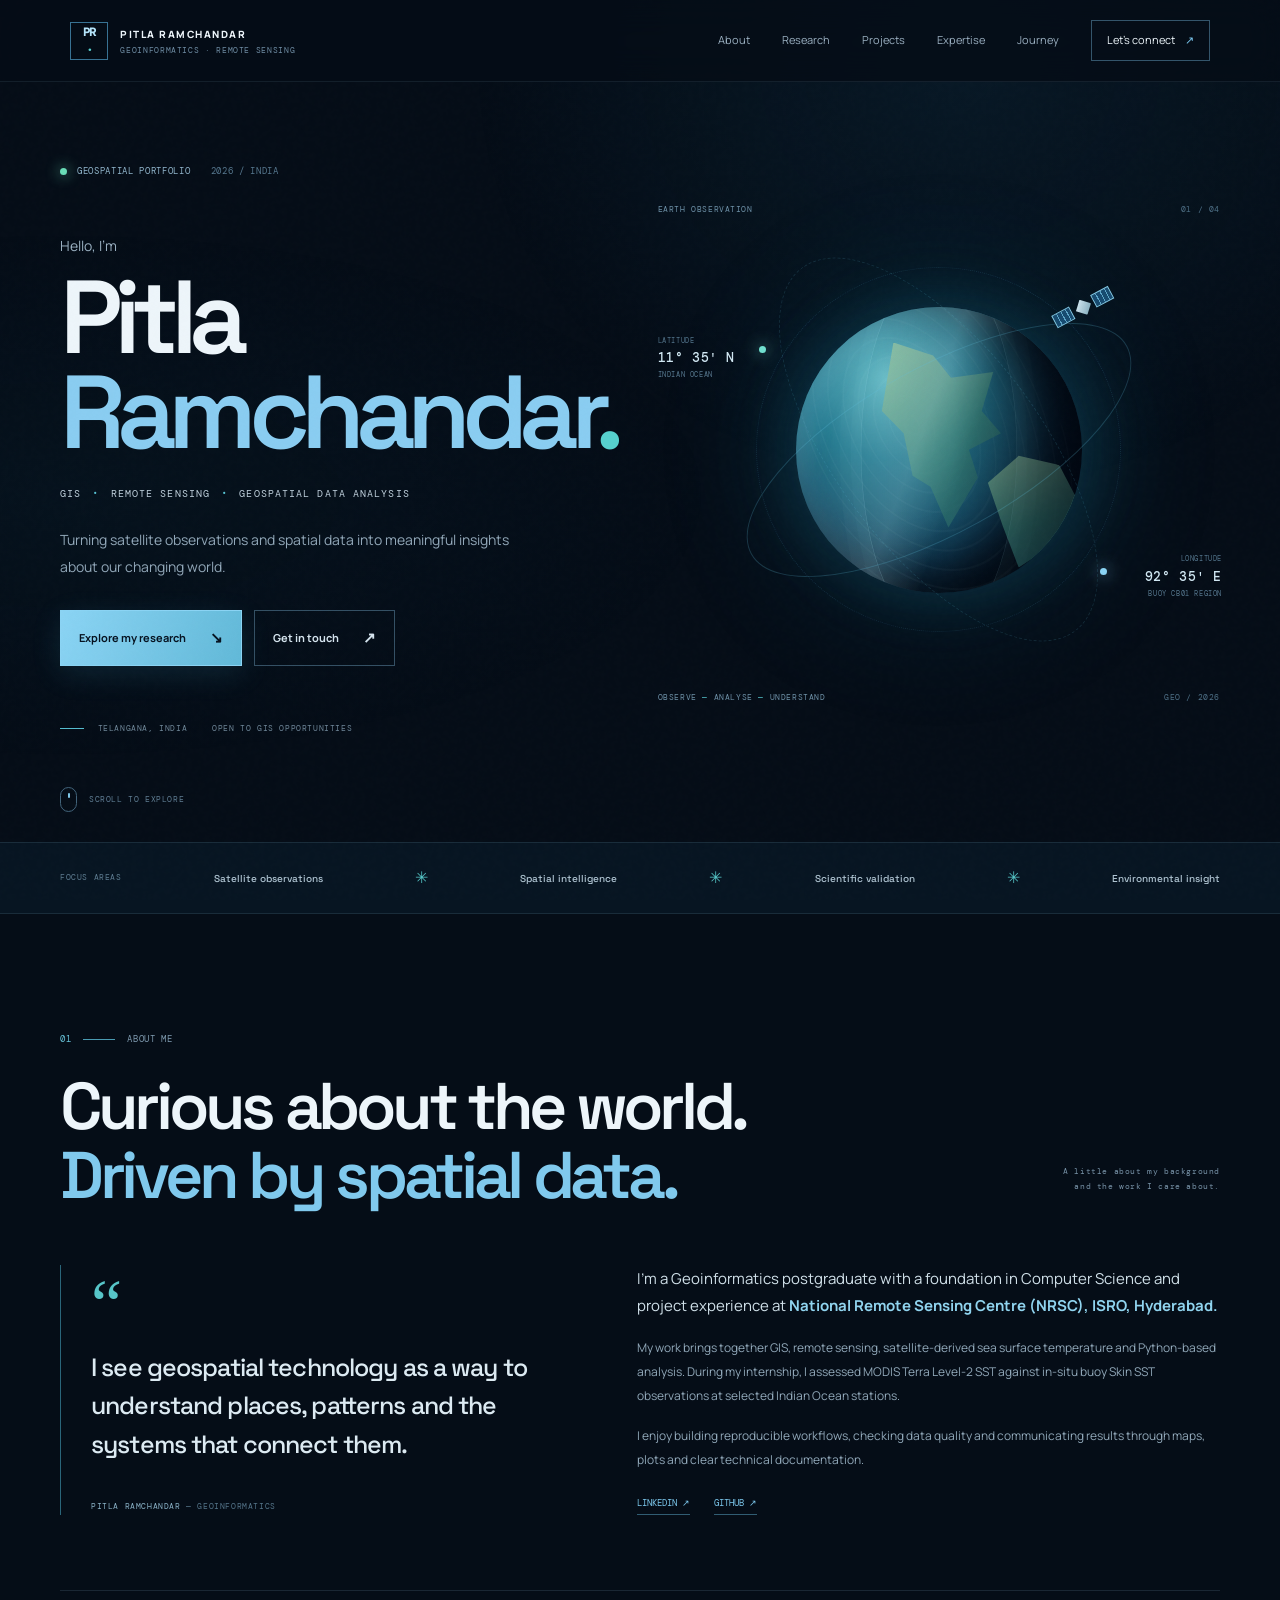
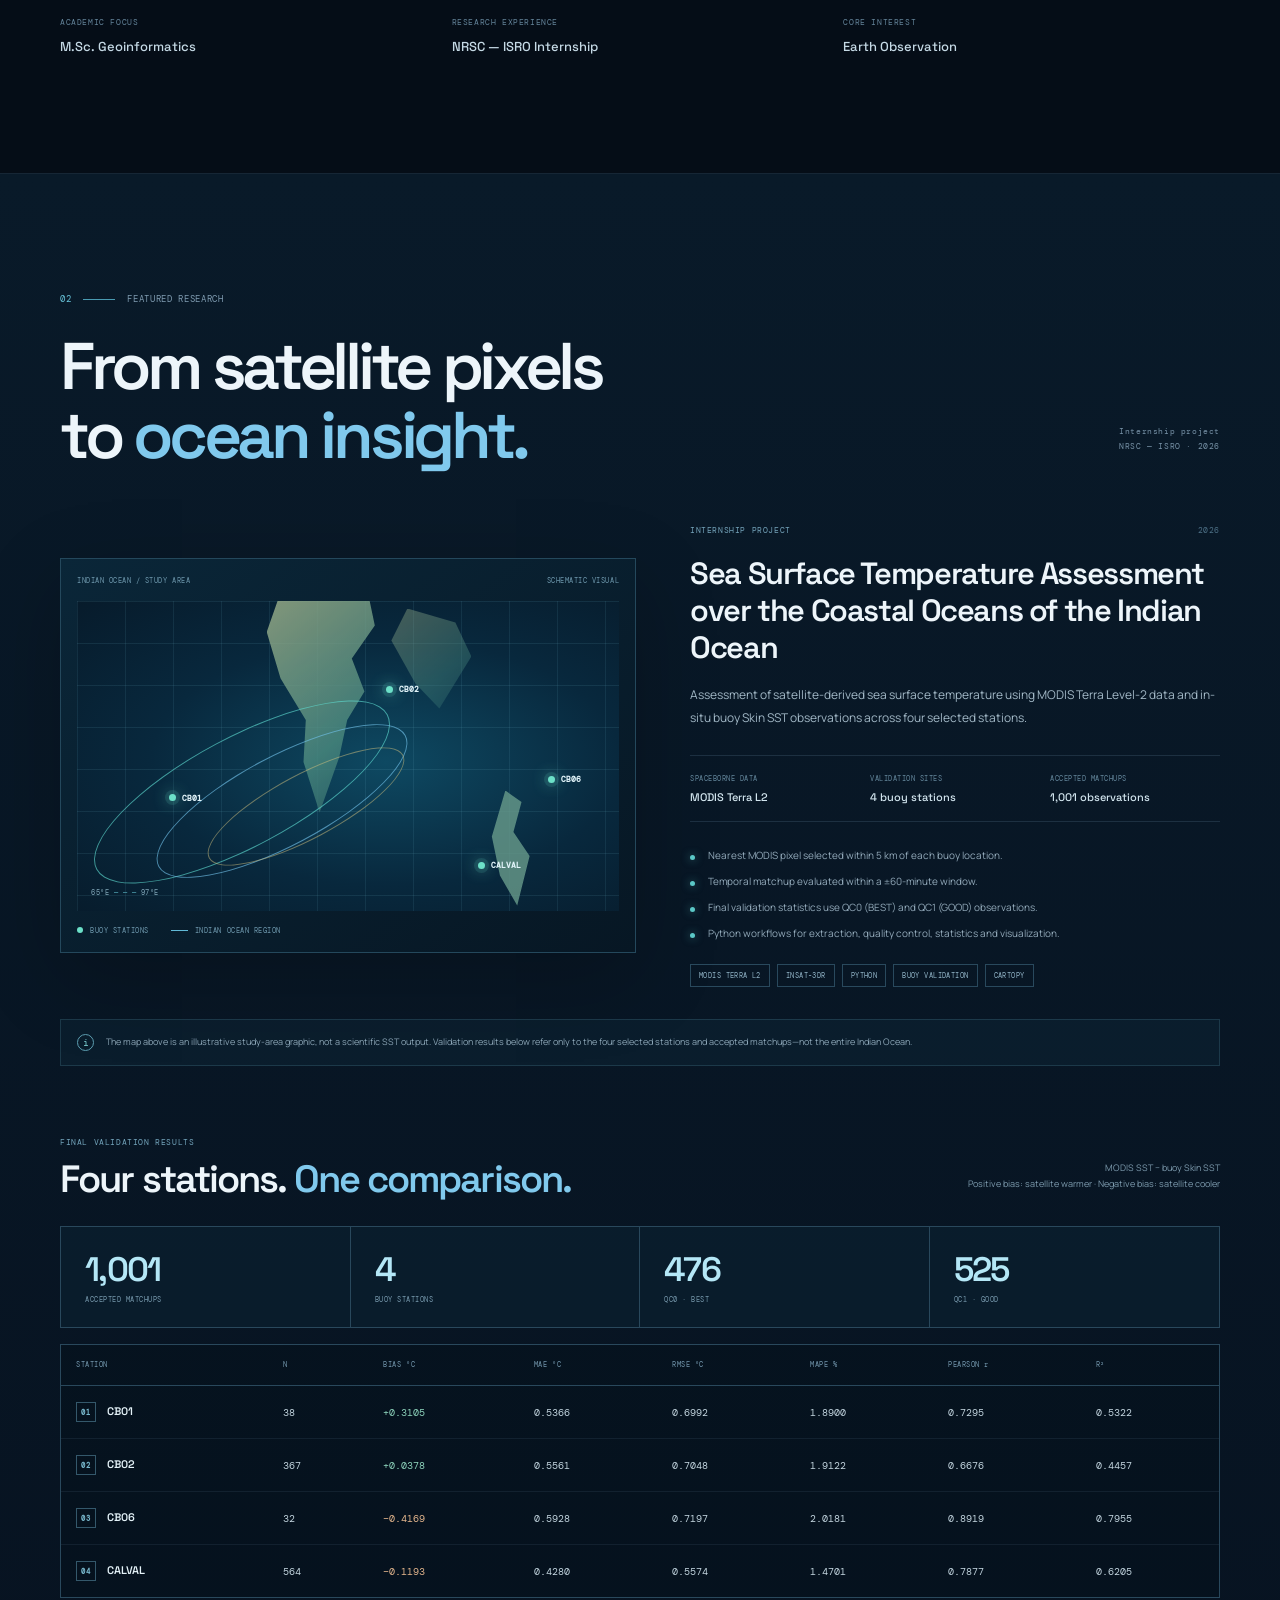
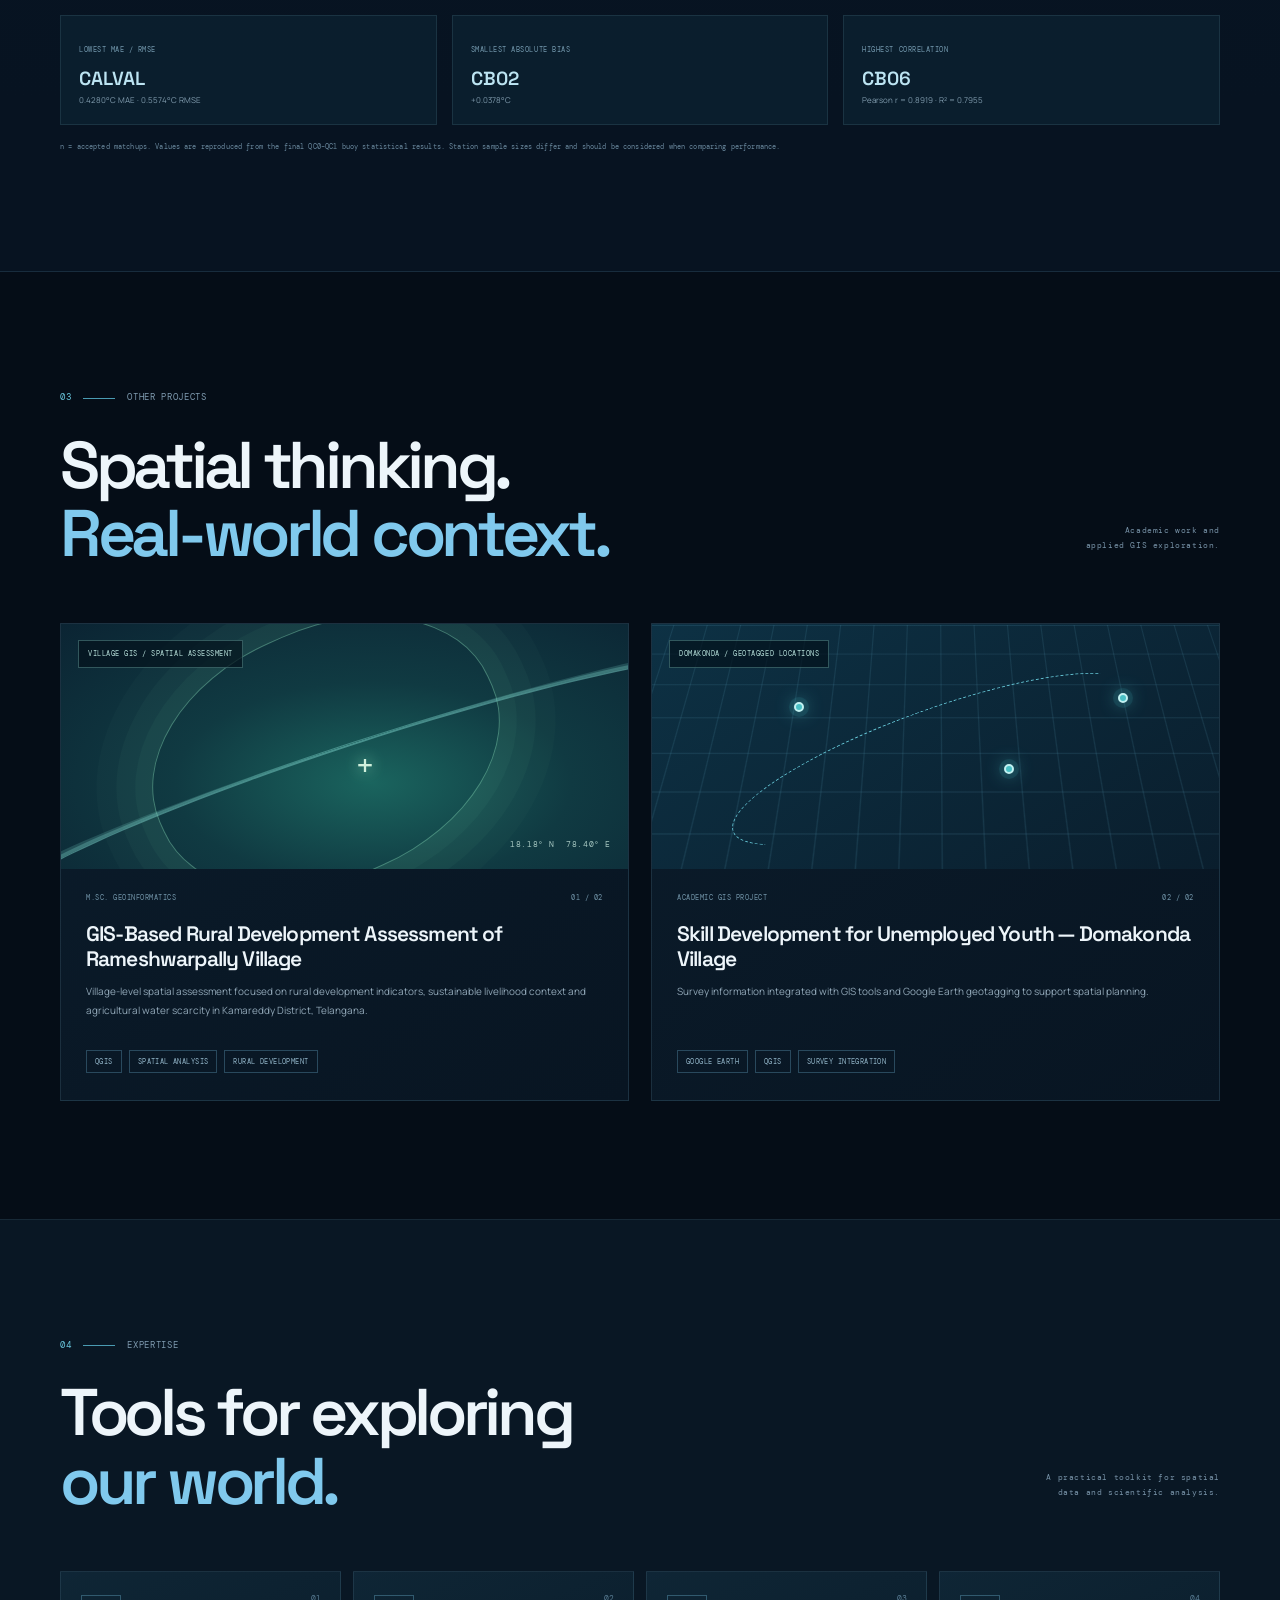
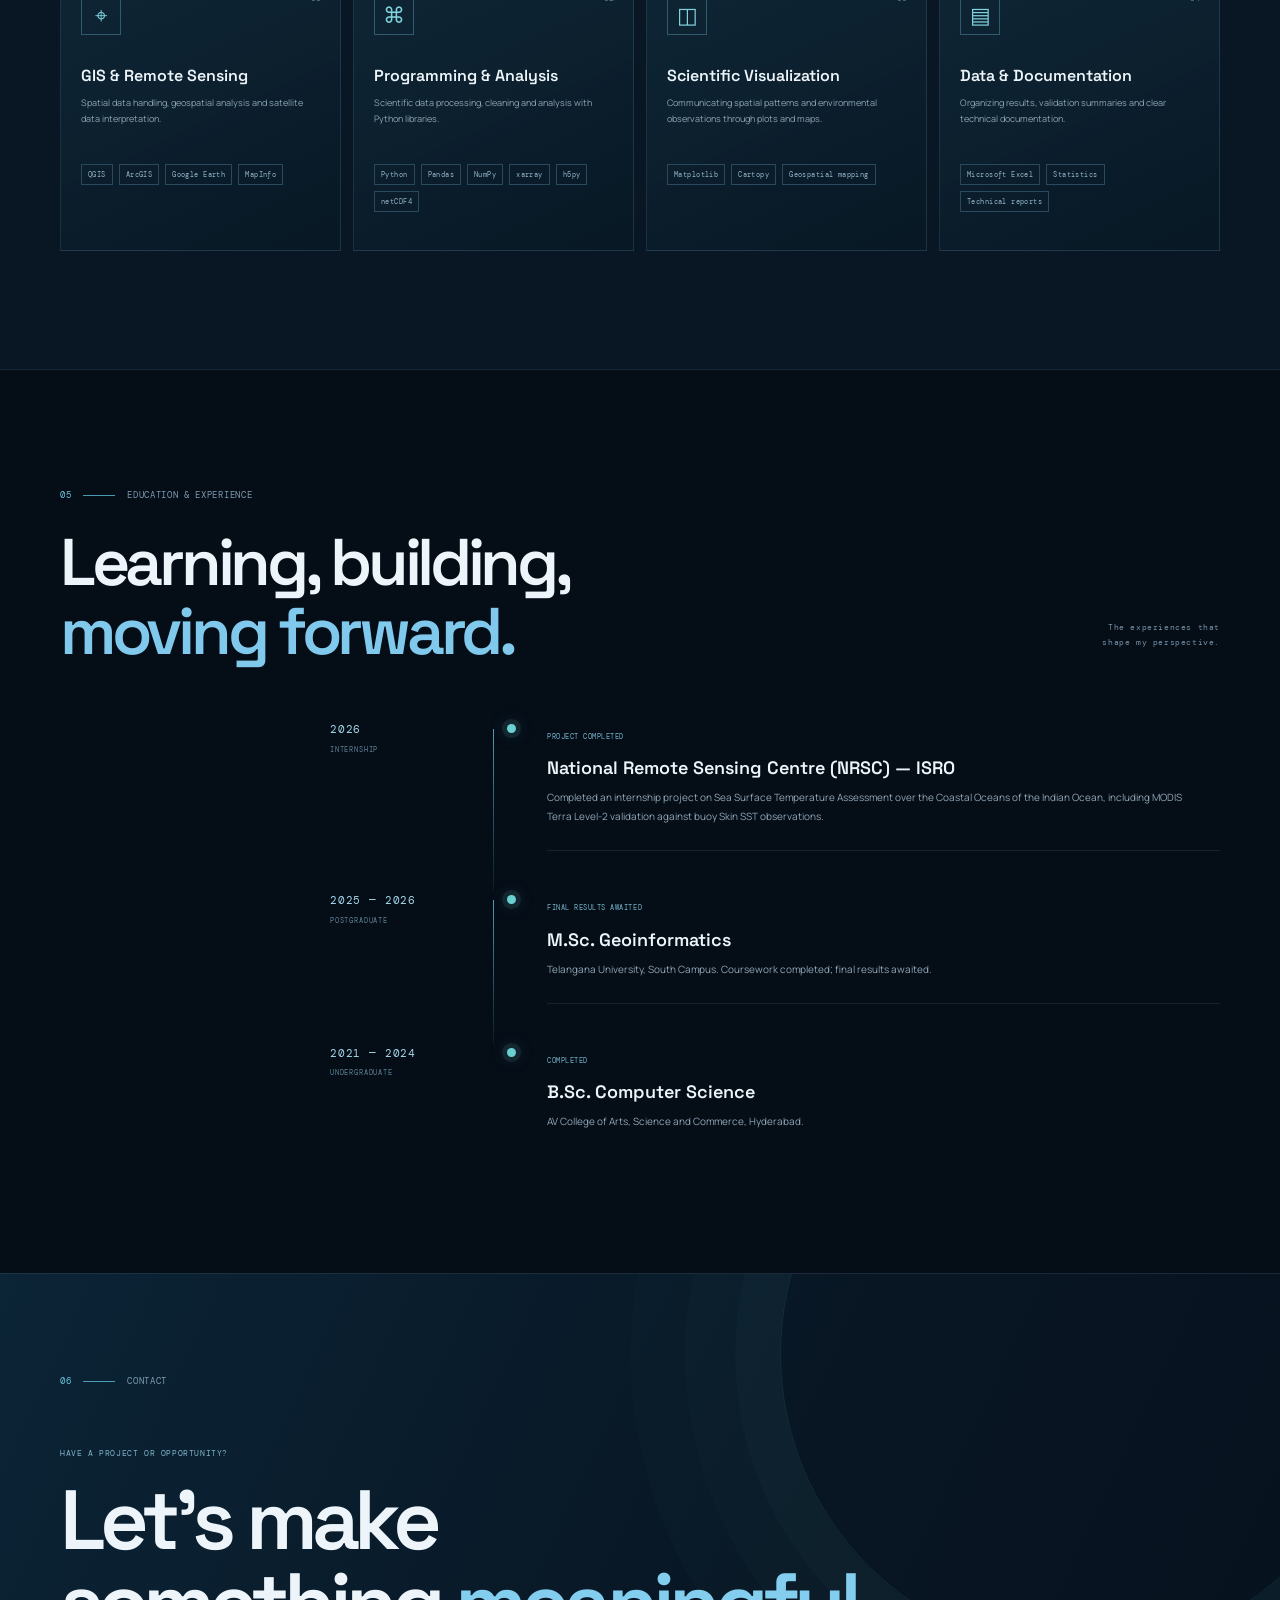
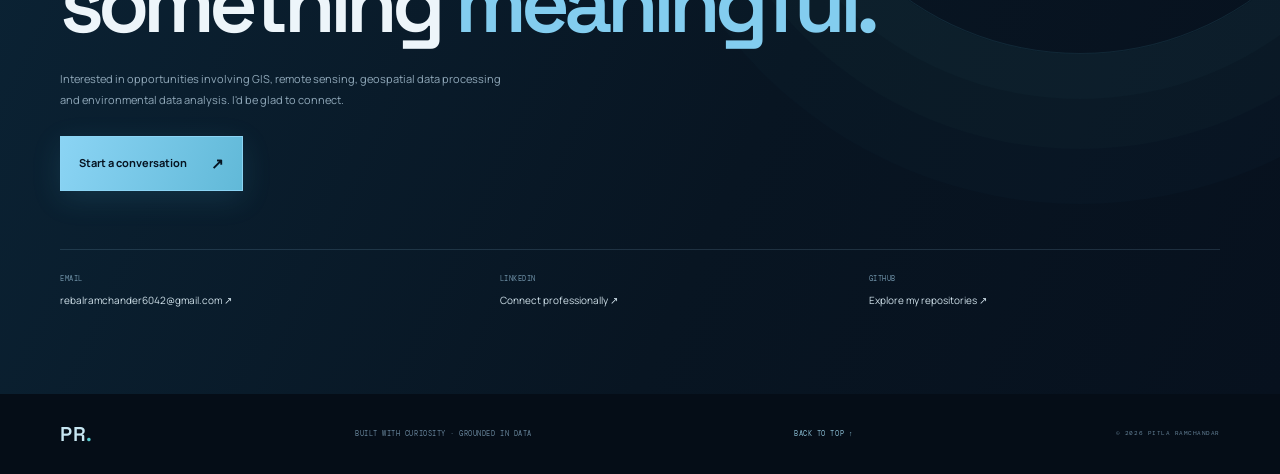
<file: index.html>
<!doctype html>
<html lang="en">
<head>
<meta charset="utf-8"><meta name="viewport" content="width=device-width,initial-scale=1">
<meta name="theme-color" content="#06101c">
<meta name="description" content="Pitla Ramchandar — Geoinformatics, GIS, Remote Sensing and satellite data analysis. NRSC–ISRO internship project portfolio.">
<title>Pitla Ramchandar — Geospatial Intelligence</title>
<link rel="preconnect" href="https://fonts.googleapis.com"><link rel="preconnect" href="https://fonts.gstatic.com" crossorigin>
<link href="https://fonts.googleapis.com/css2?family=DM+Mono:wght@400;500&family=Manrope:wght@400;500;600;700;800&family=Space+Grotesk:wght@400;500;600;700&display=swap" rel="stylesheet">
<link rel="stylesheet" href="styles.css">
</head>
<body>
<div class="noise" aria-hidden="true"></div>
<header class="site-header">
  <a class="logo" href="#home" aria-label="Ramchandar home"><span class="logo-mark">PR<span>·</span></span><span class="logo-name">PITLA RAMCHANDAR<small>GEOINFORMATICS · REMOTE SENSING</small></span></a>
  <button class="menu-toggle" id="menu-toggle" aria-label="Open navigation" aria-expanded="false"><span></span><span></span></button>
  <nav class="nav" id="site-nav"><a href="#about">About</a><a href="#research">Research</a><a href="#projects">Projects</a><a href="#expertise">Expertise</a><a href="#journey">Journey</a><a class="nav-contact" href="#contact">Let's connect <span>↗</span></a></nav>
</header>
<main>
<section class="hero section-shell" id="home">
  <div class="hero-copy">
    <div class="eyebrow"><span class="status-dot"></span> GEOSPATIAL PORTFOLIO <span class="eyebrow-year">2026 / INDIA</span></div>
    <p class="hero-kicker">Hello, I'm</p>
    <h1>Pitla<br><span>Ramchandar</span><i>.</i></h1>
    <p class="hero-role">GIS <b>·</b> REMOTE SENSING <b>·</b> GEOSPATIAL DATA ANALYSIS</p>
    <p class="hero-description">Turning satellite observations and spatial data into meaningful insights about our changing world.</p>
    <div class="hero-actions"><a class="button button-primary" href="#research">Explore my research <span>↘</span></a><a class="button button-quiet" href="#contact">Get in touch <span>↗</span></a></div>
    <div class="hero-meta"><span><i class="meta-line"></i> TELANGANA, INDIA</span><span>OPEN TO GIS OPPORTUNITIES</span></div>
  </div>
  <div class="hero-visual" aria-label="Abstract satellite view of Earth and geospatial data">
    <div class="visual-label label-top"><span>EARTH OBSERVATION</span><b>01 / 04</b></div>
    <div class="planet-wrap"><div class="planet-glow"></div><div class="planet"><div class="planet-texture"></div><div class="planet-land land-one"></div><div class="planet-land land-two"></div><div class="planet-grid"></div><div class="planet-shade"></div></div><div class="orbit orbit-one"></div><div class="orbit orbit-two"></div><div class="orbit orbit-three"></div><div class="satellite"><span class="sat-body"></span><span class="sat-panel panel-left"></span><span class="sat-panel panel-right"></span></div><span class="orbit-node node-one"></span><span class="orbit-node node-two"></span></div>
    <div class="coordinate coordinate-left"><span>LATITUDE</span><b>11° 35′ N</b><small>INDIAN OCEAN</small></div><div class="coordinate coordinate-right"><span>LONGITUDE</span><b>92° 35′ E</b><small>BUOY CB01 REGION</small></div>
    <div class="visual-label label-bottom"><span>OBSERVE <i>—</i> ANALYSE <i>—</i> UNDERSTAND</span><b>GEO / 2026</b></div>
  </div>
  <a class="scroll-cue" href="#about"><span class="scroll-wheel"></span> SCROLL TO EXPLORE</a>
</section>
<div class="signal-strip"><div class="signal-inner"><span>FOCUS AREAS</span><b>Satellite observations</b><i>✳</i><b>Spatial intelligence</b><i>✳</i><b>Scientific validation</b><i>✳</i><b>Environmental insight</b></div></div>
<section class="section-shell section-block about-section" id="about">
  <div class="section-index"><span>01</span><i></i> ABOUT ME</div>
  <div class="section-heading"><h2>Curious about the world.<br><em>Driven by spatial data.</em></h2><p class="heading-aside">A little about my background<br>and the work I care about.</p></div>
  <div class="about-grid"><div class="about-statement"><span class="quote-mark">“</span><p>I see geospatial technology as a way to understand places, patterns and the systems that connect them.</p><div class="about-signature">PITLA RAMCHANDAR <span>— GEOINFORMATICS</span></div></div><div class="about-copy"><p class="copy-lead">I’m a Geoinformatics postgraduate with a foundation in Computer Science and project experience at <strong>National Remote Sensing Centre (NRSC), ISRO, Hyderabad.</strong></p><p>My work brings together GIS, remote sensing, satellite-derived sea surface temperature and Python-based analysis. During my internship, I assessed MODIS Terra Level-2 SST against in-situ buoy Skin SST observations at selected Indian Ocean stations.</p><p>I enjoy building reproducible workflows, checking data quality and communicating results through maps, plots and clear technical documentation.</p><div class="social-links"><a href="https://www.linkedin.com/in/pitlaramchandar626136217/" target="_blank" rel="noreferrer">LINKEDIN ↗</a><a href="https://github.com/Rebalramchandar" target="_blank" rel="noreferrer">GITHUB ↗</a></div></div></div>
  <div class="about-facts"><div><span>ACADEMIC FOCUS</span><b>M.Sc. Geoinformatics</b></div><div><span>RESEARCH EXPERIENCE</span><b>NRSC — ISRO Internship</b></div><div><span>CORE INTEREST</span><b>Earth Observation</b></div></div>
</section>
<section class="research-section" id="research">
  <div class="section-shell section-block">
    <div class="section-index"><span>02</span><i></i> FEATURED RESEARCH</div>
    <div class="section-heading"><h2>From satellite pixels<br>to <em>ocean insight.</em></h2><p class="heading-aside">Internship project<br>NRSC — ISRO · 2026</p></div>
    <article class="research-feature">
      <div class="research-art">
        <div class="art-topline"><span>INDIAN OCEAN / STUDY AREA</span><span>SCHEMATIC VISUAL</span></div>
        <div class="ocean-map"><div class="map-latitudes"></div><div class="map-longitudes"></div><div class="map-continent continent-india"></div><div class="map-continent continent-sea"></div><div class="map-island"></div><div class="track track-a"></div><div class="track track-b"></div><div class="track track-c"></div><span class="map-point point-cb01"><i></i><b>CB01</b></span><span class="map-point point-cb02"><i></i><b>CB02</b></span><span class="map-point point-cb06"><i></i><b>CB06</b></span><span class="map-point point-calval"><i></i><b>CALVAL</b></span><div class="map-scale">65°E <span>— — —</span> 97°E</div></div>
        <div class="art-legend"><span><i class="legend-dot"></i> BUOY STATIONS</span><span><i class="legend-line"></i> INDIAN OCEAN REGION</span></div>
      </div>
      <div class="research-copy"><div class="project-overline"><span>INTERNSHIP PROJECT</span><span class="project-year">2026</span></div><h3>Sea Surface Temperature Assessment over the Coastal Oceans of the Indian Ocean</h3><p class="research-intro">Assessment of satellite-derived sea surface temperature using MODIS Terra Level-2 data and in-situ buoy Skin SST observations across four selected stations.</p>
        <div class="research-facts"><div><span>SPACEBORNE DATA</span><b>MODIS Terra L2</b></div><div><span>VALIDATION SITES</span><b>4 buoy stations</b></div><div><span>ACCEPTED MATCHUPS</span><b>1,001 observations</b></div></div>
        <ul class="research-points"><li>Nearest MODIS pixel selected within 5 km of each buoy location.</li><li>Temporal matchup evaluated within a ±60-minute window.</li><li>Final validation statistics use QC0 (BEST) and QC1 (GOOD) observations.</li><li>Python workflows for extraction, quality control, statistics and visualization.</li></ul>
        <div class="tag-list"><span>MODIS TERRA L2</span><span>INSAT-3DR</span><span>PYTHON</span><span>BUOY VALIDATION</span><span>CARTOPY</span></div>
      </div>
    </article>
    <div class="research-note"><span class="note-symbol">i</span><p>The map above is an illustrative study-area graphic, not a scientific SST output. Validation results below refer only to the four selected stations and accepted matchups—not the entire Indian Ocean.</p></div>
    <div class="results-header"><div><div class="mini-label">FINAL VALIDATION RESULTS</div><h3>Four stations. <em>One comparison.</em></h3></div><p>MODIS SST − buoy Skin SST<br>Positive bias: satellite warmer · Negative bias: satellite cooler</p></div>
    <div class="result-summary"><div class="summary-stat"><strong data-count="1001">1,001</strong><span>ACCEPTED MATCHUPS</span></div><div class="summary-stat"><strong data-count="4">4</strong><span>BUOY STATIONS</span></div><div class="summary-stat"><strong data-count="476">476</strong><span>QC0 · BEST</span></div><div class="summary-stat"><strong data-count="525">525</strong><span>QC1 · GOOD</span></div></div>
    <div class="validation-table-wrap"><table class="validation-table"><thead><tr><th>STATION</th><th>N</th><th>BIAS °C</th><th>MAE °C</th><th>RMSE °C</th><th>MAPE %</th><th>PEARSON r</th><th>R²</th></tr></thead><tbody>
      <tr><td><span class="station-id">01</span> CB01</td><td>38</td><td class="bias-positive">+0.3105</td><td>0.5366</td><td>0.6992</td><td>1.8900</td><td>0.7295</td><td>0.5322</td></tr>
      <tr><td><span class="station-id">02</span> CB02</td><td>367</td><td class="bias-positive">+0.0378</td><td>0.5561</td><td>0.7048</td><td>1.9122</td><td>0.6676</td><td>0.4457</td></tr>
      <tr><td><span class="station-id">03</span> CB06</td><td>32</td><td class="bias-negative">−0.4169</td><td>0.5928</td><td>0.7197</td><td>2.0181</td><td>0.8919</td><td>0.7955</td></tr>
      <tr><td><span class="station-id">04</span> CALVAL</td><td>564</td><td class="bias-negative">−0.1193</td><td>0.4280</td><td>0.5574</td><td>1.4701</td><td>0.7877</td><td>0.6205</td></tr>
    </tbody></table></div>
    <div class="result-insights"><div><span>LOWEST MAE / RMSE</span><b>CALVAL</b><p>0.4280°C MAE · 0.5574°C RMSE</p></div><div><span>SMALLEST ABSOLUTE BIAS</span><b>CB02</b><p>+0.0378°C</p></div><div><span>HIGHEST CORRELATION</span><b>CB06</b><p>Pearson r = 0.8919 · R² = 0.7955</p></div></div>
    <p class="data-footnote">n = accepted matchups. Values are reproduced from the final QC0–QC1 buoy statistical results. Station sample sizes differ and should be considered when comparing performance.</p>
  </div>
</section>
<section class="section-shell section-block projects-section" id="projects">
  <div class="section-index"><span>03</span><i></i> OTHER PROJECTS</div><div class="section-heading"><h2>Spatial thinking.<br><em>Real-world context.</em></h2><p class="heading-aside">Academic work and<br>applied GIS exploration.</p></div>
  <div class="project-grid">
    <article class="project-card project-card-large"><div class="project-visual rural-visual"><div class="terrain-rings"></div><div class="terrain-river"></div><span class="visual-chip">VILLAGE GIS / SPATIAL ASSESSMENT</span><span class="visual-coord">18.18° N&nbsp; 78.40° E</span><div class="visual-crosshair">+</div></div><div class="project-card-body"><div class="project-card-meta"><span>M.SC. GEOINFORMATICS</span><span>01 / 02</span></div><h3>GIS-Based Rural Development Assessment of Rameshwarpally Village</h3><p>Village-level spatial assessment focused on rural development indicators, sustainable livelihood context and agricultural water scarcity in Kamareddy District, Telangana.</p><div class="tag-list"><span>QGIS</span><span>SPATIAL ANALYSIS</span><span>RURAL DEVELOPMENT</span></div></div></article>
    <article class="project-card"><div class="project-visual survey-visual"><div class="survey-grid"></div><div class="survey-route"></div><span class="visual-chip">DOMAKONDA / GEOTAGGED LOCATIONS</span><div class="survey-pin pin-a"></div><div class="survey-pin pin-b"></div><div class="survey-pin pin-c"></div></div><div class="project-card-body"><div class="project-card-meta"><span>ACADEMIC GIS PROJECT</span><span>02 / 02</span></div><h3>Skill Development for Unemployed Youth — Domakonda Village</h3><p>Survey information integrated with GIS tools and Google Earth geotagging to support spatial planning.</p><div class="tag-list"><span>GOOGLE EARTH</span><span>QGIS</span><span>SURVEY INTEGRATION</span></div></div></article>
  </div>
</section>
<section class="expertise-section" id="expertise"><div class="section-shell section-block"><div class="section-index"><span>04</span><i></i> EXPERTISE</div><div class="section-heading"><h2>Tools for exploring<br><em>our world.</em></h2><p class="heading-aside">A practical toolkit for spatial<br>data and scientific analysis.</p></div>
  <div class="expertise-grid">
    <article class="expertise-card"><div class="expertise-number">01</div><div class="expertise-icon">⌖</div><h3>GIS & Remote Sensing</h3><p>Spatial data handling, geospatial analysis and satellite data interpretation.</p><div class="skill-chips"><span>QGIS</span><span>ArcGIS</span><span>Google Earth</span><span>MapInfo</span></div></article>
    <article class="expertise-card"><div class="expertise-number">02</div><div class="expertise-icon">⌘</div><h3>Programming & Analysis</h3><p>Scientific data processing, cleaning and analysis with Python libraries.</p><div class="skill-chips"><span>Python</span><span>Pandas</span><span>NumPy</span><span>xarray</span><span>h5py</span><span>netCDF4</span></div></article>
    <article class="expertise-card"><div class="expertise-number">03</div><div class="expertise-icon">◫</div><h3>Scientific Visualization</h3><p>Communicating spatial patterns and environmental observations through plots and maps.</p><div class="skill-chips"><span>Matplotlib</span><span>Cartopy</span><span>Geospatial mapping</span></div></article>
    <article class="expertise-card"><div class="expertise-number">04</div><div class="expertise-icon">▤</div><h3>Data & Documentation</h3><p>Organizing results, validation summaries and clear technical documentation.</p><div class="skill-chips"><span>Microsoft Excel</span><span>Statistics</span><span>Technical reports</span></div></article>
  </div>
</div></section>
<section class="section-shell section-block journey-section" id="journey"><div class="section-index"><span>05</span><i></i> EDUCATION & EXPERIENCE</div><div class="section-heading"><h2>Learning, building,<br><em>moving forward.</em></h2><p class="heading-aside">The experiences that<br>shape my perspective.</p></div>
  <div class="timeline"><article class="timeline-item"><div class="timeline-date">2026 <span>INTERNSHIP</span></div><div class="timeline-marker"></div><div class="timeline-content"><span class="timeline-label">PROJECT COMPLETED</span><h3>National Remote Sensing Centre (NRSC) — ISRO</h3><p>Completed an internship project on Sea Surface Temperature Assessment over the Coastal Oceans of the Indian Ocean, including MODIS Terra Level-2 validation against buoy Skin SST observations.</p></div></article>
  <article class="timeline-item"><div class="timeline-date">2025 — 2026 <span>POSTGRADUATE</span></div><div class="timeline-marker"></div><div class="timeline-content"><span class="timeline-label">FINAL RESULTS AWAITED</span><h3>M.Sc. Geoinformatics</h3><p>Telangana University, South Campus. Coursework completed; final results awaited.</p></div></article>
  <article class="timeline-item"><div class="timeline-date">2021 — 2024 <span>UNDERGRADUATE</span></div><div class="timeline-marker"></div><div class="timeline-content"><span class="timeline-label">COMPLETED</span><h3>B.Sc. Computer Science</h3><p>AV College of Arts, Science and Commerce, Hyderabad.</p></div></article>
  </div>
</section>
<section class="contact-section" id="contact"><div class="contact-orb"></div><div class="section-shell contact-inner"><div class="section-index"><span>06</span><i></i> CONTACT</div><p class="contact-eyebrow">HAVE A PROJECT OR OPPORTUNITY?</p><h2>Let's make<br>something <em>meaningful.</em></h2><p class="contact-description">Interested in opportunities involving GIS, remote sensing, geospatial data processing and environmental data analysis. I'd be glad to connect.</p><a class="button button-primary contact-button" href="mailto:rebalramchander6042@gmail.com">Start a conversation <span>↗</span></a>
  <div class="contact-details"><a href="mailto:rebalramchander6042@gmail.com"><span>EMAIL</span>rebalramchander6042@gmail.com ↗</a><a href="https://www.linkedin.com/in/pitlaramchandar626136217/" target="_blank" rel="noreferrer"><span>LINKEDIN</span>Connect professionally ↗</a><a href="https://github.com/Rebalramchandar" target="_blank" rel="noreferrer"><span>GITHUB</span>Explore my repositories ↗</a></div>
</div></section>
</main>
<footer class="site-footer"><a class="footer-logo" href="#home">PR<span>.</span></a><p>BUILT WITH CURIOSITY · GROUNDED IN DATA</p><a href="#home">BACK TO TOP ↑</a><small>© <span id="year"></span> PITLA RAMCHANDAR</small></footer>
<script src="script.js"></script>
</body></html>
</file>
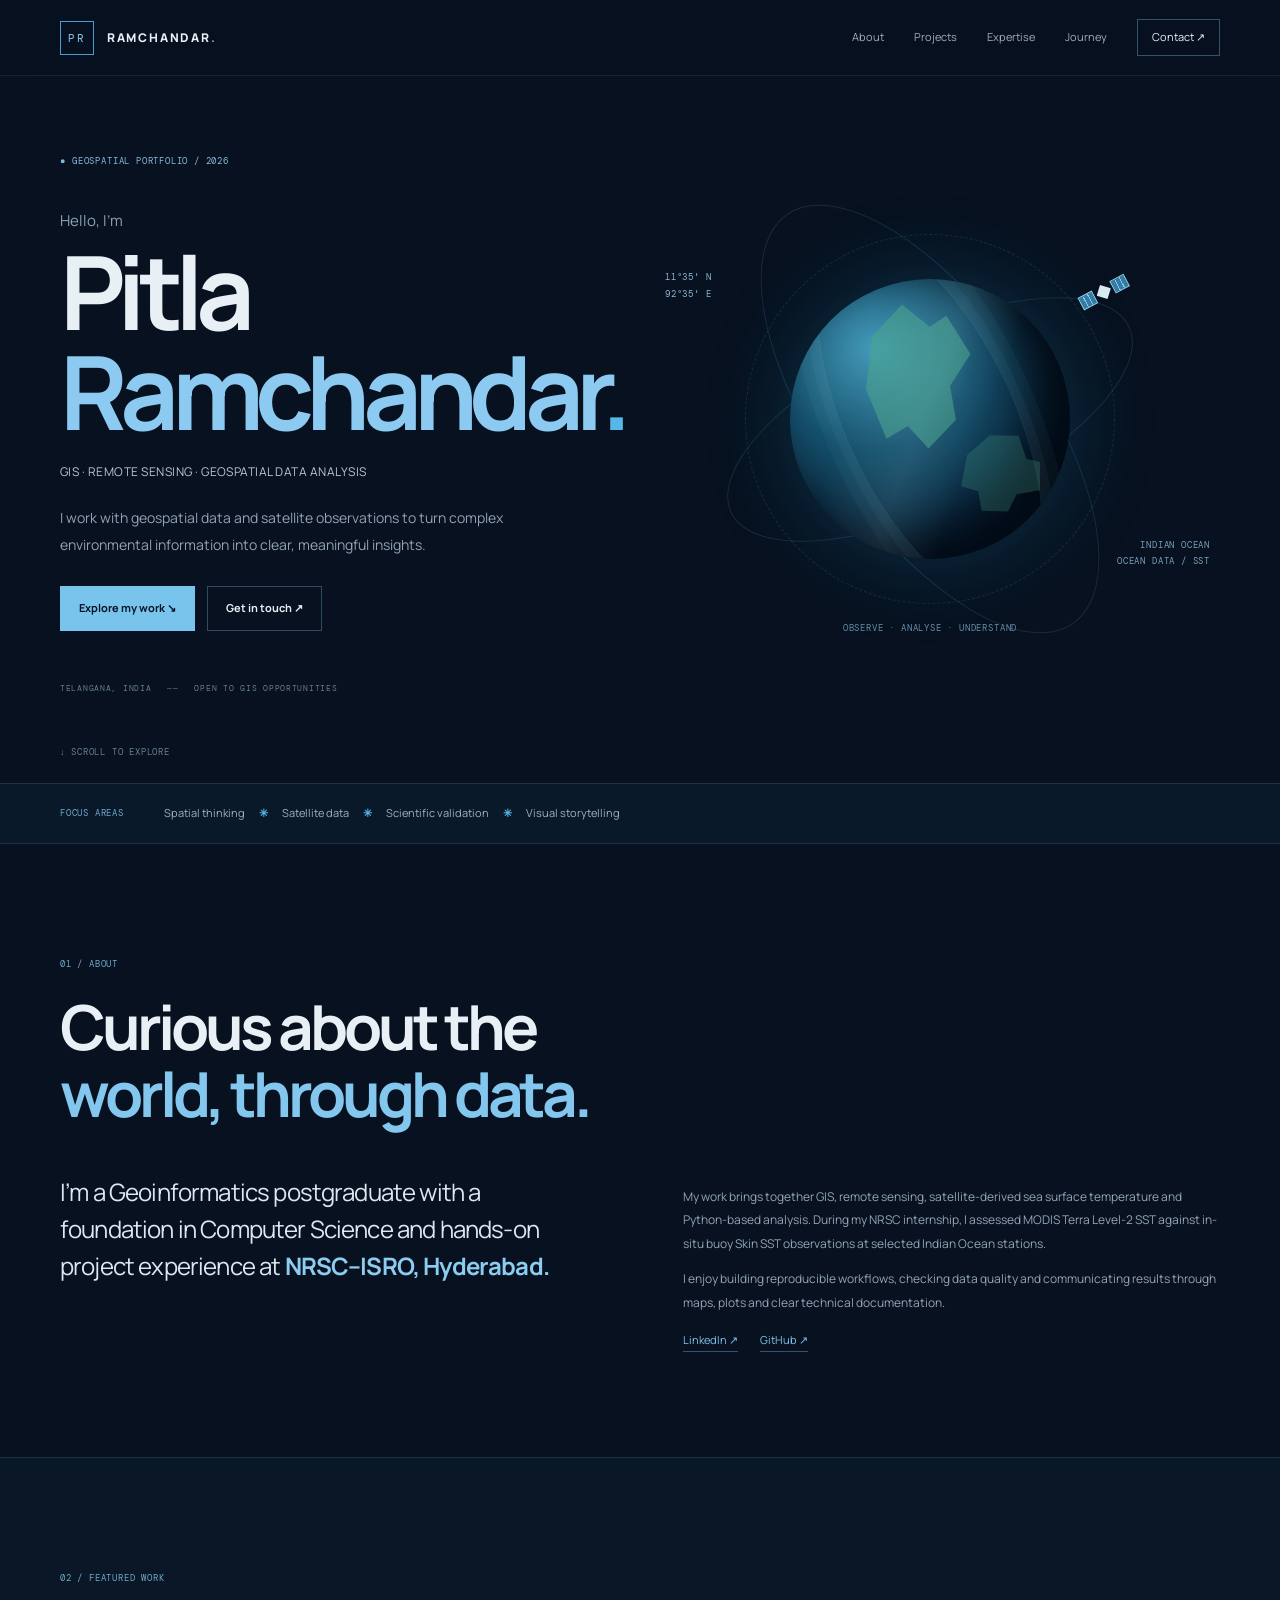
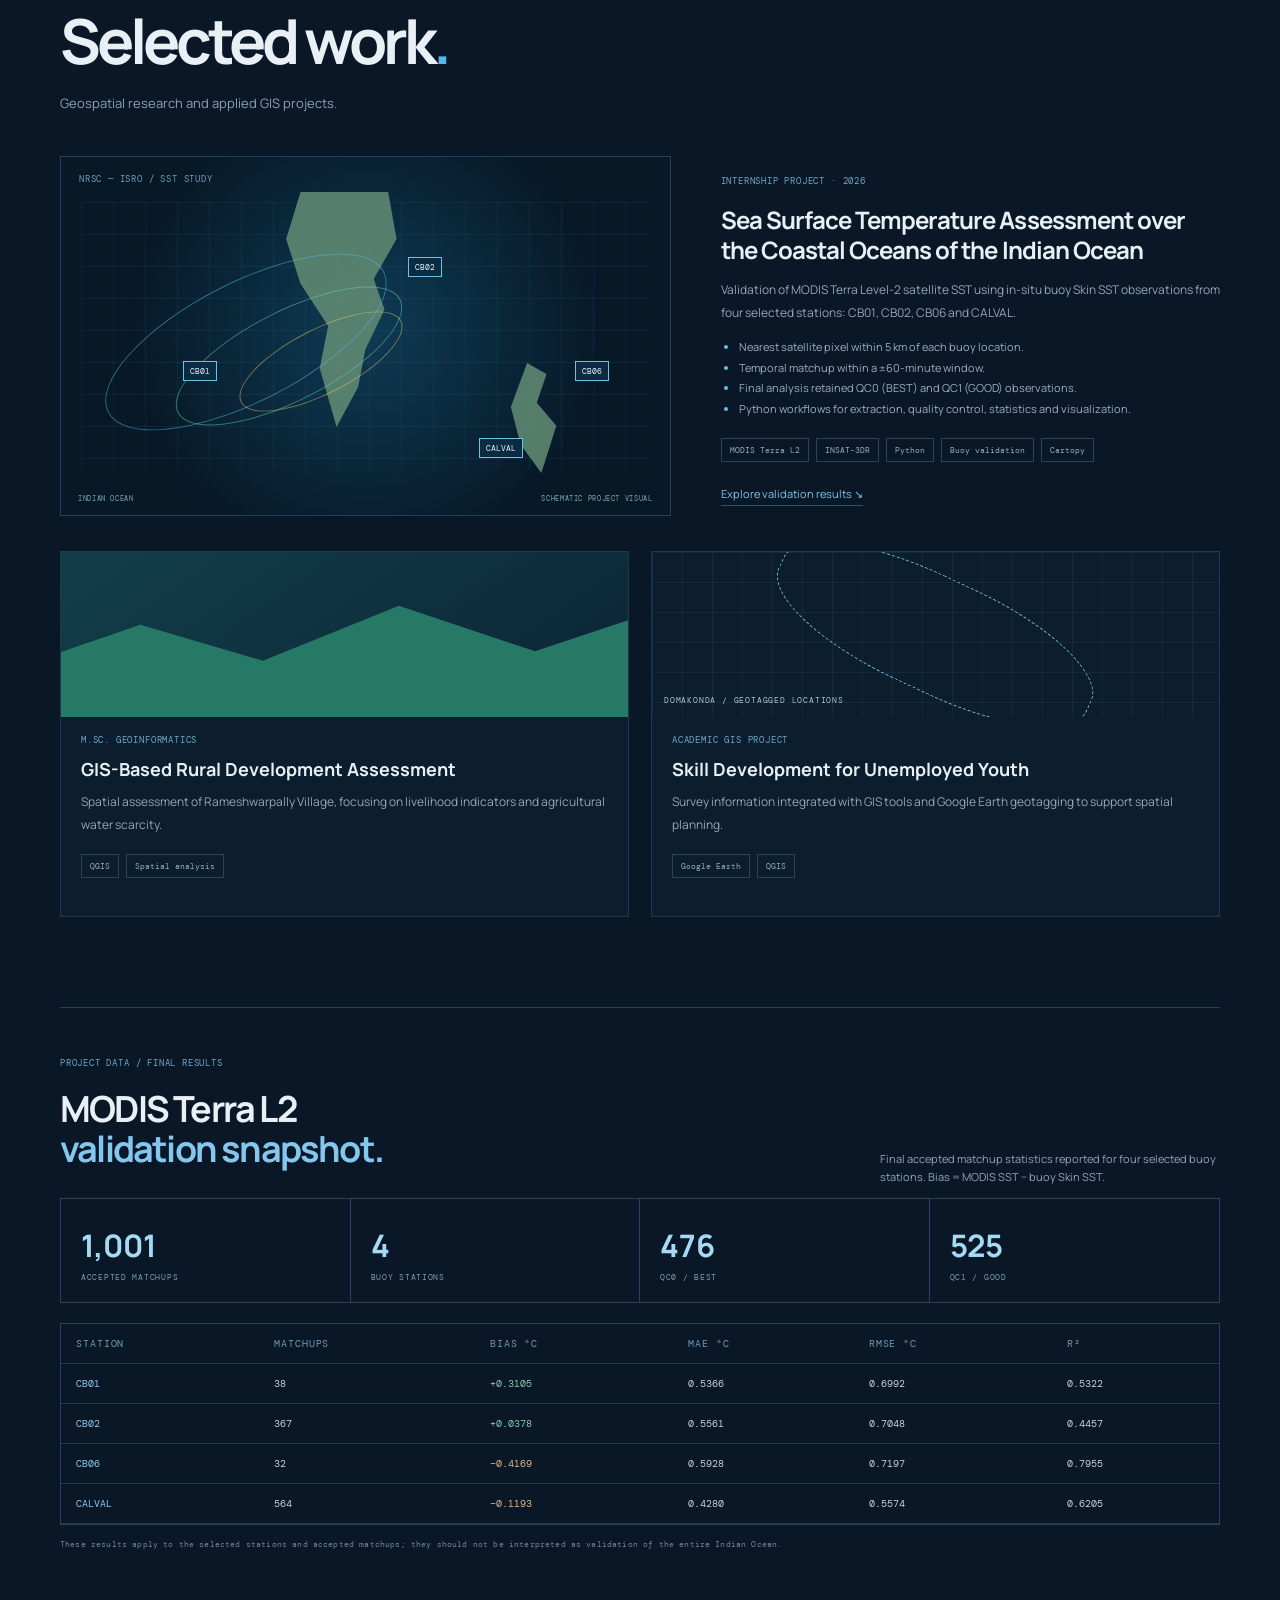
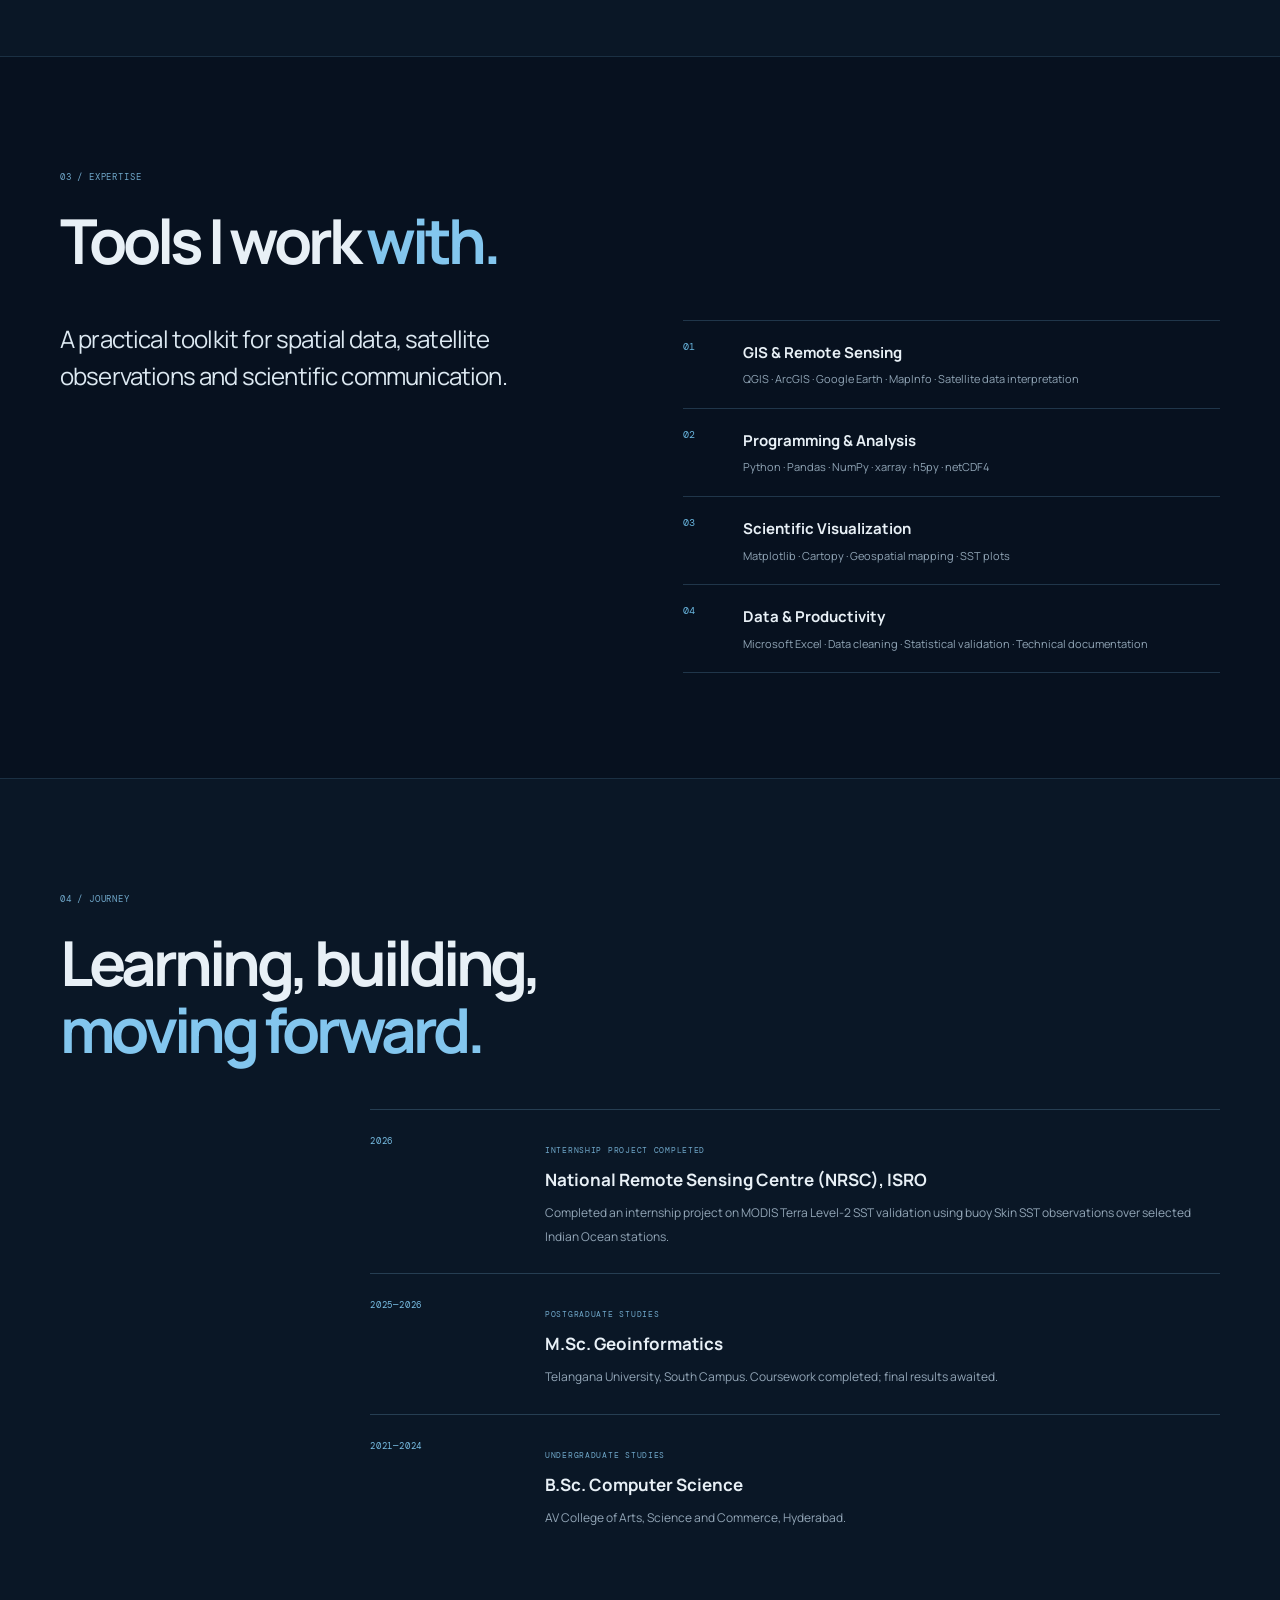
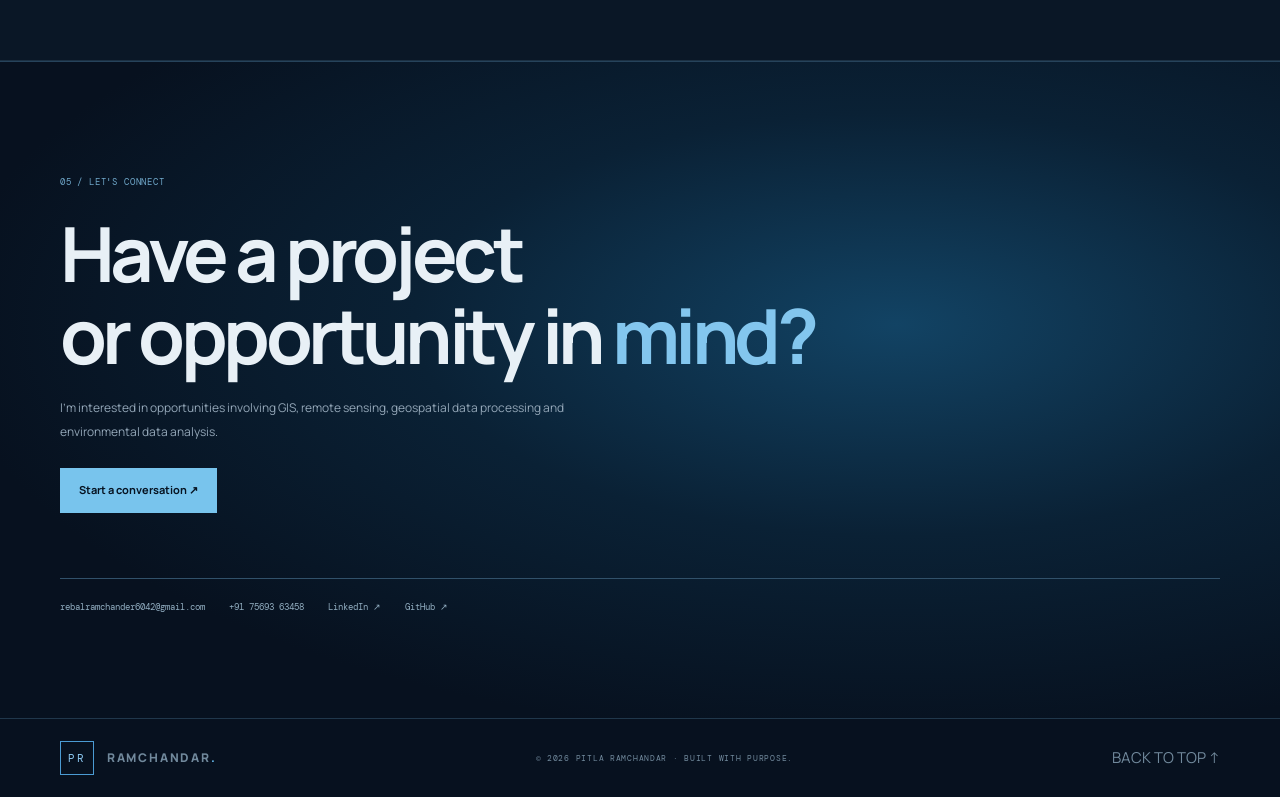
<file: RAMCHANDAR-PORTFOLIO/index.html>
<!doctype html>
<html lang="en"><head>
<meta charset="utf-8"><meta name="viewport" content="width=device-width,initial-scale=1">
<meta name="theme-color" content="#07111f">
<meta name="description" content="Pitla Ramchandar — GIS, Remote Sensing and Geospatial Data Analysis portfolio">
<title>Pitla Ramchandar | Geospatial Portfolio</title>
<link rel="preconnect" href="https://fonts.googleapis.com"><link rel="preconnect" href="https://fonts.gstatic.com" crossorigin>
<link href="https://fonts.googleapis.com/css2?family=DM+Mono:wght@400;500&family=Manrope:wght@400;500;600;700;800&display=swap" rel="stylesheet">
<link rel="stylesheet" href="styles.css"></head><body>
<header class="top"><a class="brand" href="#home"><b>PR</b> RAMCHANDAR<span>.</span></a><button id="menu" aria-label="Toggle menu">☰</button><nav id="nav"><a href="#about">About</a><a href="#work">Projects</a><a href="#skills">Expertise</a><a href="#journey">Journey</a><a class="navbtn" href="#contact">Contact ↗</a></nav></header>
<main>
<section class="hero wrap" id="home"><div class="hero-copy reveal"><small class="eyebrow">● GEOSPATIAL PORTFOLIO / 2026</small><p class="hello">Hello, I'm</p><h1>Pitla<br><em>Ramchandar</em><i>.</i></h1><p class="role">GIS · REMOTE SENSING · GEOSPATIAL DATA ANALYSIS</p><p class="intro">I work with geospatial data and satellite observations to turn complex environmental information into clear, meaningful insights.</p><div class="actions"><a class="btn primary" href="#work">Explore my work ↘</a><a class="btn" href="mailto:rebalramchander6042@gmail.com">Get in touch ↗</a></div><div class="micro">TELANGANA, INDIA <span>——</span> OPEN TO GIS OPPORTUNITIES</div></div>
<div class="earth-art reveal"><div class="orbit o1"></div><div class="orbit o2"></div><div class="orbit o3"></div><div class="earth"><div class="land"></div><div class="land l2"></div><div class="grid"></div></div><div class="sat"><b></b><i></i><i></i></div><small class="coord c1">11°35' N<br>92°35' E</small><small class="coord c2">INDIAN OCEAN<br>OCEAN DATA / SST</small><small class="artcap">OBSERVE · ANALYSE · UNDERSTAND</small></div><a class="scroll" href="#about">↓ SCROLL TO EXPLORE</a></section>
<div class="ticker"><div class="wrap"><small>FOCUS AREAS</small><p>Spatial thinking <b>✳</b> Satellite data <b>✳</b> Scientific validation <b>✳</b> Visual storytelling</p></div></div>
<section class="wrap section" id="about"><label>01 / ABOUT</label><h2>Curious about the<br><em>world, through data.</em></h2><div class="two"><p class="lead">I’m a Geoinformatics postgraduate with a foundation in Computer Science and hands-on project experience at <strong>NRSC–ISRO, Hyderabad.</strong></p><div class="copy"><p>My work brings together GIS, remote sensing, satellite-derived sea surface temperature and Python-based analysis. During my NRSC internship, I assessed MODIS Terra Level-2 SST against in-situ buoy Skin SST observations at selected Indian Ocean stations.</p><p>I enjoy building reproducible workflows, checking data quality and communicating results through maps, plots and clear technical documentation.</p><a href="https://www.linkedin.com/in/pitlaramchandar626136217/" target="_blank">LinkedIn ↗</a><a href="https://github.com/Rebalramchandar" target="_blank">GitHub ↗</a></div></div></section>
<section class="dark section" id="work"><div class="wrap"><label>02 / FEATURED WORK</label><h2>Selected work<span>.</span></h2><p class="sub">Geospatial research and applied GIS projects.</p>
<article class="feature reveal"><div class="map"><small>NRSC — ISRO / SST STUDY</small><div class="mapgrid"></div><div class="india"></div><div class="island"></div><div class="contour a"></div><div class="contour b"></div><div class="contour c"></div><i class="pin p1">CB01</i><i class="pin p2">CB02</i><i class="pin p3">CB06</i><i class="pin p4">CALVAL</i><footer>INDIAN OCEAN <span>SCHEMATIC PROJECT VISUAL</span></footer></div><div><label>INTERNSHIP PROJECT · 2026</label><h3>Sea Surface Temperature Assessment over the Coastal Oceans of the Indian Ocean</h3><p>Validation of MODIS Terra Level-2 satellite SST using in-situ buoy Skin SST observations from four selected stations: CB01, CB02, CB06 and CALVAL.</p><ul><li>Nearest satellite pixel within 5 km of each buoy location.</li><li>Temporal matchup within a ±60-minute window.</li><li>Final analysis retained QC0 (BEST) and QC1 (GOOD) observations.</li><li>Python workflows for extraction, quality control, statistics and visualization.</li></ul><div class="tags"><span>MODIS Terra L2</span><span>INSAT-3DR</span><span>Python</span><span>Buoy validation</span><span>Cartopy</span></div><a class="link" href="#validation">Explore validation results ↘</a></div></article>
<div class="cards"><article class="card reveal"><div class="terrain">VILLAGE GIS / SPATIAL ASSESSMENT</div><label>M.SC. GEOINFORMATICS</label><h3>GIS-Based Rural Development Assessment</h3><p>Spatial assessment of Rameshwarpally Village, focusing on livelihood indicators and agricultural water scarcity.</p><div class="tags"><span>QGIS</span><span>Spatial analysis</span></div></article><article class="card reveal"><div class="survey">DOMAKONDA / GEOTAGGED LOCATIONS</div><label>ACADEMIC GIS PROJECT</label><h3>Skill Development for Unemployed Youth</h3><p>Survey information integrated with GIS tools and Google Earth geotagging to support spatial planning.</p><div class="tags"><span>Google Earth</span><span>QGIS</span></div></article></div>
<div class="validation" id="validation"><div class="valhead"><div><label>PROJECT DATA / FINAL RESULTS</label><h3>MODIS Terra L2<br><em>validation snapshot.</em></h3></div><p>Final accepted matchup statistics reported for four selected buoy stations. Bias = MODIS SST − buoy Skin SST.</p></div>
<div class="metrics"><div><b>1,001</b><small>ACCEPTED MATCHUPS</small></div><div><b>4</b><small>BUOY STATIONS</small></div><div><b>476</b><small>QC0 / BEST</small></div><div><b>525</b><small>QC1 / GOOD</small></div></div>
<div class="tablebox"><table><thead><tr><th>STATION</th><th>MATCHUPS</th><th>BIAS °C</th><th>MAE °C</th><th>RMSE °C</th><th>R²</th></tr></thead><tbody>
<tr><td>CB01</td><td>38</td><td class="pos">+0.3105</td><td>0.5366</td><td>0.6992</td><td>0.5322</td></tr><tr><td>CB02</td><td>367</td><td class="pos">+0.0378</td><td>0.5561</td><td>0.7048</td><td>0.4457</td></tr><tr><td>CB06</td><td>32</td><td class="neg">−0.4169</td><td>0.5928</td><td>0.7197</td><td>0.7955</td></tr><tr><td>CALVAL</td><td>564</td><td class="neg">−0.1193</td><td>0.4280</td><td>0.5574</td><td>0.6205</td></tr></tbody></table></div><small class="note">These results apply to the selected stations and accepted matchups; they should not be interpreted as validation of the entire Indian Ocean.</small></div></div></section>
<section class="wrap section" id="skills"><label>03 / EXPERTISE</label><h2>Tools I work <em>with.</em></h2><div class="two skills"><p class="lead">A practical toolkit for spatial data, satellite observations and scientific communication.</p><div class="skilllist"><div><b>01</b><section><h3>GIS & Remote Sensing</h3><p>QGIS · ArcGIS · Google Earth · MapInfo · Satellite data interpretation</p></section></div><div><b>02</b><section><h3>Programming & Analysis</h3><p>Python · Pandas · NumPy · xarray · h5py · netCDF4</p></section></div><div><b>03</b><section><h3>Scientific Visualization</h3><p>Matplotlib · Cartopy · Geospatial mapping · SST plots</p></section></div><div><b>04</b><section><h3>Data & Productivity</h3><p>Microsoft Excel · Data cleaning · Statistical validation · Technical documentation</p></section></div></div></div></section>
<section class="dark section" id="journey"><div class="wrap"><label>04 / JOURNEY</label><h2>Learning, building,<br><em>moving forward.</em></h2><div class="timeline"><div><small>2026</small><section><label>INTERNSHIP PROJECT COMPLETED</label><h3>National Remote Sensing Centre (NRSC), ISRO</h3><p>Completed an internship project on MODIS Terra Level-2 SST validation using buoy Skin SST observations over selected Indian Ocean stations.</p></section></div><div><small>2025—2026</small><section><label>POSTGRADUATE STUDIES</label><h3>M.Sc. Geoinformatics</h3><p>Telangana University, South Campus. Coursework completed; final results awaited.</p></section></div><div><small>2021—2024</small><section><label>UNDERGRADUATE STUDIES</label><h3>B.Sc. Computer Science</h3><p>AV College of Arts, Science and Commerce, Hyderabad.</p></section></div></div></div></section>
<section class="contact section" id="contact"><div class="wrap"><label>05 / LET'S CONNECT</label><h2>Have a project<br>or opportunity in <em>mind?</em></h2><p>I'm interested in opportunities involving GIS, remote sensing, geospatial data processing and environmental data analysis.</p><a class="btn primary" href="mailto:rebalramchander6042@gmail.com">Start a conversation ↗</a><div class="contactlinks"><a href="mailto:rebalramchander6042@gmail.com">rebalramchander6042@gmail.com</a><a href="tel:+917569363458">+91 75693 63458</a><a href="https://www.linkedin.com/in/pitlaramchandar626136217/" target="_blank">LinkedIn ↗</a><a href="https://github.com/Rebalramchandar" target="_blank">GitHub ↗</a></div></div></section>
</main><footer class="bottom"><div class="wrap"><a class="brand" href="#home"><b>PR</b> RAMCHANDAR<span>.</span></a><small>© <span id="year"></span> PITLA RAMCHANDAR · BUILT WITH PURPOSE.</small><a href="#home">BACK TO TOP ↑</a></div></footer><script src="script.js"></script></body></html>
</file>
<file: styles.css>
:root{--bg:#050d17;--bg2:#081523;--panel:#0b1b2a;--line:rgba(145,190,220,.15);--text:#edf5fa;--muted:#8da4b7;--blue:#7cc8f0;--cyan:#58d1d0;--green:#8fd6b6;--mono:"DM Mono",monospace;--display:"Space Grotesk",Manrope,sans-serif;--body:Manrope,Arial,sans-serif}*{box-sizing:border-box}html{scroll-behavior:smooth;scroll-padding-top:88px}body{margin:0;background:var(--bg);color:var(--text);font-family:var(--body);line-height:1.7;overflow-x:hidden}body:before{content:"";position:fixed;inset:0;pointer-events:none;z-index:-1;background:radial-gradient(ellipse at 75% 8%,rgba(28,103,137,.13),transparent 36%),radial-gradient(ellipse at 5% 55%,rgba(18,77,105,.08),transparent 38%)}a{color:inherit;text-decoration:none}button{font:inherit}.noise{position:fixed;inset:0;pointer-events:none;opacity:.025;z-index:20;background-image:url("data:image/svg+xml,%3Csvg viewBox='0 0 180 180' xmlns='http://www.w3.org/2000/svg'%3E%3Cfilter id='n'%3E%3CfeTurbulence type='fractalNoise' baseFrequency='.9' numOctaves='3' stitchTiles='stitch'/%3E%3C/filter%3E%3Crect width='100%25' height='100%25' filter='url(%23n)' opacity='.6'/%3E%3C/svg%3E")}.site-header{height:82px;position:sticky;top:0;z-index:30;display:flex;align-items:center;justify-content:space-between;padding:0 max(5.5vw,calc((100vw - 1240px)/2));background:rgba(5,13,23,.82);border-bottom:1px solid rgba(145,190,220,.1);backdrop-filter:blur(18px)}.logo{display:flex;align-items:center;gap:12px}.logo-mark{width:38px;height:38px;display:grid;place-items:center;border:1px solid #387293;color:#b5e4fa;font:600 12px var(--mono);letter-spacing:-.08em}.logo-mark span,.footer-logo span{color:var(--cyan)}.logo-name{font-size:10px;font-weight:800;letter-spacing:.15em}.logo-name small{display:block;color:#6f8da4;font:8px var(--mono);letter-spacing:.08em;margin-top:2px}.nav{display:flex;align-items:center;gap:32px;color:#9bb0c1;font-size:11px}.nav a{transition:color .25s}.nav a:hover,.nav a.active{color:#d9f2ff}.nav-contact{border:1px solid #34556b;padding:10px 15px;color:var(--text)}.nav-contact span{color:var(--blue);margin-left:8px}.menu-toggle{display:none}.section-shell{width:min(1160px,calc(100% - 64px));margin-inline:auto}.hero{min-height:calc(100vh - 82px);min-height:760px;display:grid;grid-template-columns:1fr 1fr;align-items:center;position:relative;padding:80px 0 105px;gap:35px}.hero-copy{position:relative;z-index:2}.eyebrow,.hero-role,.hero-meta,.visual-label,.coordinate,.scroll-cue,.signal-inner>span,.section-index,.heading-aside,.about-signature,.about-facts span,.project-overline,.art-topline,.art-legend,.map-scale,.research-facts span,.mini-label,.summary-stat span,.validation-table th,.station-id,.result-insights span,.data-footnote,.project-card-meta,.visual-chip,.visual-coord,.expertise-number,.skill-chips,.timeline-date,.timeline-label,.contact-eyebrow,.contact-details span,.site-footer{font-family:var(--mono);letter-spacing:.075em}.eyebrow{display:flex;align-items:center;gap:10px;color:#91b6cc;font-size:9px}.status-dot{width:7px;height:7px;border-radius:50%;background:#69dcb7;box-shadow:0 0 14px #69dcb7;animation:pulse 2.4s infinite}.eyebrow-year{color:#56778e;margin-left:10px}.hero-kicker{color:#9bb1c2;margin:55px 0 0;font-size:14px}.hero h1{font:600 clamp(68px,8.1vw,112px)/.92 var(--display);letter-spacing:-.085em;margin:12px 0 24px}.hero h1 span{color:#8acdf1}.hero h1 i{font-style:normal;color:#56d1ce}.hero-role{font-size:10px;color:#bfd0dc;letter-spacing:.11em}.hero-role b{color:#58c5d5;margin:0 4px}.hero-description{max-width:460px;color:#92a8b9;font-size:14px;line-height:1.95;margin:24px 0 30px}.hero-actions{display:flex;align-items:center;gap:12px;flex-wrap:wrap}.button{display:inline-flex;align-items:center;gap:24px;padding:14px 18px;font-size:11px;font-weight:700;transition:transform .25s,background .25s,border-color .25s}.button:hover{transform:translateY(-3px)}.button-primary{background:linear-gradient(110deg,#8bd4f4,#61b9d8);color:#061321;border:1px solid #8bd4f4;box-shadow:0 8px 30px rgba(74,176,215,.14)}.button-primary:hover{background:#b1e9ff}.button-quiet{border:1px solid #345064;color:#d5e4ee}.button-quiet:hover{border-color:#7cc8f0}.button span{font-size:15px}.hero-meta{display:flex;gap:25px;flex-wrap:wrap;color:#6f8799;font-size:8px;margin-top:56px}.meta-line{display:inline-block;width:24px;height:1px;background:#55bdcf;vertical-align:middle;margin-right:8px}.hero-visual{height:550px;position:relative;display:grid;place-items:center;isolation:isolate}.hero-visual:before{content:"";position:absolute;width:80%;height:65%;border-radius:50%;background:radial-gradient(ellipse,rgba(35,132,166,.13),transparent 70%);filter:blur(15px)}.visual-label{position:absolute;left:0;right:0;display:flex;justify-content:space-between;color:#6e91a8;font-size:8px;z-index:5}.visual-label b{font-weight:400;color:#4f7188}.label-top{top:28px}.label-bottom{bottom:20px}.visual-label i{font-style:normal;color:#56c6cf}.planet-wrap{width:440px;height:440px;position:relative;display:grid;place-items:center}.planet-glow{position:absolute;width:310px;height:310px;border-radius:50%;background:#1b91b4;filter:blur(70px);opacity:.17}.planet{width:286px;height:286px;border-radius:50%;position:relative;overflow:hidden;background:radial-gradient(circle at 32% 25%,#62b9c4 0,#267b91 28%,#12405b 65%,#061525 100%);box-shadow:inset -38px -18px 50px #020912, inset 12px 8px 22px rgba(185,239,255,.17),0 0 65px rgba(31,140,176,.2);animation:planetFloat 8s ease-in-out infinite}.planet:after{content:"";position:absolute;inset:0;background:linear-gradient(110deg,transparent 20%,rgba(198,244,255,.18) 44%,transparent 58%);mix-blend-mode:screen}.planet-texture{position:absolute;inset:-10%;opacity:.24;background:repeating-radial-gradient(ellipse at 45% 40%,transparent 0 8px,rgba(190,233,236,.15) 9px 10px,transparent 11px 19px);transform:rotate(-28deg) scaleX(.7)}.planet-land{position:absolute;background:linear-gradient(135deg,#9ac7a0,#3c887b 55%,#205a62);filter:drop-shadow(0 2px 2px #03131c);opacity:.8}.land-one{width:128px;height:185px;top:36px;left:81px;clip-path:polygon(13% 0,44% 7%,58% 19%,91% 16%,82% 37%,97% 49%,72% 58%,79% 73%,56% 100%,42% 78%,28% 72%,21% 49%,4% 37%)}.land-two{width:110px;height:110px;right:-7px;bottom:24px;transform:rotate(25deg);clip-path:polygon(15% 8%,52% 0,82% 23%,100% 55%,72% 77%,58% 100%,29% 72%,0 42%)}.planet-grid{position:absolute;inset:-15%;border:1px solid rgba(174,232,246,.24);border-radius:50%;transform:scaleX(.42) rotate(22deg);box-shadow:0 0 0 24px rgba(174,232,246,.025),0 0 0 50px rgba(174,232,246,.02)}.planet-shade{position:absolute;inset:0;border-radius:50%;background:linear-gradient(90deg,transparent 30%,rgba(0,8,20,.08) 55%,rgba(0,5,15,.65))}.orbit{position:absolute;border:1px solid rgba(95,190,218,.23);border-radius:50%;pointer-events:none}.orbit-one{width:430px;height:166px;transform:rotate(-29deg)}.orbit-two{width:455px;height:205px;transform:rotate(53deg);border-style:dashed;opacity:.65}.orbit-three{width:365px;height:365px;border-style:dotted;opacity:.65;animation:orbitSpin 65s linear infinite}.satellite{position:absolute;top:65px;right:44px;width:64px;height:25px;transform:rotate(-28deg);animation:satelliteDrift 7s ease-in-out infinite;z-index:3}.sat-body{position:absolute;left:24px;top:4px;width:17px;height:17px;background:linear-gradient(135deg,#e8f7ff,#6e9caf);clip-path:polygon(50% 0,100% 50%,50% 100%,0 50%);box-shadow:0 0 14px #8ad8f6}.sat-panel{position:absolute;top:5px;width:20px;height:14px;border:1px solid #80c9e7;background:repeating-linear-gradient(90deg,#174b70 0 4px,#5ca4c7 4px 5px)}.panel-left{left:0}.panel-right{right:0}.orbit-node{position:absolute;width:7px;height:7px;border-radius:50%;background:#70dfcf;box-shadow:0 0 16px #70dfcf}.node-one{top:116px;left:40px}.node-two{bottom:95px;right:52px;background:#8bd4f4;box-shadow:0 0 16px #8bd4f4}.coordinate{position:absolute;display:flex;flex-direction:column;gap:3px;font-size:8px;color:#78a5bd;z-index:4}.coordinate span{font-size:7px;color:#52748b}.coordinate b{font:500 13px var(--mono);color:#d1e8f3}.coordinate small{font-size:7px;color:#55778e}.coordinate-left{left:0;top:160px}.coordinate-right{right:-2px;bottom:125px;text-align:right}.scroll-cue{position:absolute;bottom:30px;left:0;display:flex;align-items:center;gap:12px;color:#607e94;font-size:8px}.scroll-wheel{width:17px;height:25px;border:1px solid #42647b;border-radius:12px;position:relative}.scroll-wheel:after{content:"";position:absolute;width:2px;height:5px;top:5px;left:7px;background:#80c8e8;border-radius:3px;animation:scrollDot 1.6s infinite}.signal-strip{border-block:1px solid rgba(145,190,220,.13);background:rgba(9,25,39,.72)}.signal-inner{width:min(1160px,calc(100% - 64px));margin:auto;min-height:70px;display:flex;align-items:center;justify-content:space-between;gap:18px}.signal-inner>span{font-size:8px;color:#5f7d92}.signal-inner b{font:500 10px var(--display);color:#b2c7d5}.signal-inner i{font-style:normal;color:#55c5c7}.section-block{padding-top:118px;padding-bottom:118px}.section-index{display:flex;align-items:center;gap:12px;color:#7f9bb0;font-size:9px}.section-index span{color:#69c6dc}.section-index i{width:32px;height:1px;background:#4a9bb2}.section-heading{display:flex;align-items:end;justify-content:space-between;gap:25px;margin:25px 0 55px}.section-heading h2{font:600 clamp(40px,5.3vw,66px)/1.04 var(--display);letter-spacing:-.065em;margin:0}.section-heading h2 em,.results-header h3 em{font-style:normal;color:#80c9ed}.heading-aside{font-size:8px;color:#7893a8;line-height:1.9;text-align:right;padding-bottom:7px}.about-grid{display:grid;grid-template-columns:.9fr 1.1fr;gap:100px}.about-statement{position:relative;padding:15px 0 0 30px;border-left:1px solid #2a6579}.quote-mark{font:70px Georgia;color:#57c5c8;line-height:.7}.about-statement p{font:500 25px/1.55 var(--display);letter-spacing:-.035em;color:#dceaf2;margin:12px 0 36px}.about-signature{font-size:8px;color:#8bb3c8}.about-signature span{color:#55758a}.about-copy p{font-size:12px;line-height:2;color:#91a8b9;margin:0 0 16px}.about-copy .copy-lead{font-size:15px;color:#d0e0e9;line-height:1.85}.about-copy strong{color:#90d4ef;font-weight:700}.social-links{display:flex;gap:24px;margin-top:25px}.social-links a{font:9px var(--mono);color:#7cc8ed;border-bottom:1px solid #315d73;padding-bottom:5px}.about-facts{display:grid;grid-template-columns:repeat(3,1fr);gap:15px;margin-top:75px;padding-top:25px;border-top:1px solid var(--line)}.about-facts div{display:flex;flex-direction:column;gap:8px}.about-facts span{font-size:8px;color:#64849a}.about-facts b{font:500 13px var(--display);color:#c5d9e5}.research-section{background:linear-gradient(180deg,#091a29,#071321 90%);border-block:1px solid rgba(145,190,220,.11)}.research-feature{display:grid;grid-template-columns:1fr .92fr;gap:54px;align-items:center}.research-art{border:1px solid #24485c;background:linear-gradient(145deg,#0a2638,#071724);padding:16px;box-shadow:0 25px 80px rgba(0,0,0,.2)}.art-topline,.art-legend{display:flex;justify-content:space-between;font-size:7px;color:#6e98ad}.ocean-map{height:310px;position:relative;overflow:hidden;margin:14px 0;background:radial-gradient(ellipse at 57% 52%,#0e4962,#08283d 54%,#071b2b);isolation:isolate}.map-latitudes,.map-longitudes{position:absolute;inset:0;background-image:linear-gradient(rgba(119,195,216,.11) 1px,transparent 1px);background-size:100% 42px}.map-longitudes{background-image:linear-gradient(90deg,rgba(119,195,216,.1) 1px,transparent 1px);background-size:48px 100%}.map-continent{position:absolute;background:linear-gradient(140deg,#a4b58d,#4d8c80 65%,#285e65);opacity:.8;filter:drop-shadow(0 0 12px rgba(50,160,160,.15))}.continent-india{width:115px;height:220px;left:35%;top:-8px;clip-path:polygon(12% 0,88% 0,94% 15%,74% 30%,85% 45%,70% 58%,63% 75%,46% 100%,32% 77%,34% 58%,12% 39%,0 18%)}.continent-sea{width:80px;height:100px;left:58%;top:8px;opacity:.4;clip-path:polygon(20% 0,80% 14%,100% 48%,60% 100%,30% 75%,0 32%)}.map-island{position:absolute;width:54px;height:115px;right:15%;bottom:5px;background:#689b8b;clip-path:polygon(40% 0,70% 10%,55% 36%,85% 57%,62% 100%,30% 74%,15% 40%);opacity:.8}.track{position:absolute;border:1px solid rgba(94,219,207,.65);border-radius:50%;transform:rotate(-28deg)}.track-a{width:330px;height:110px;left:0;top:44%}.track-b{width:280px;height:90px;left:12%;top:50%;border-color:rgba(113,193,232,.65)}.track-c{width:220px;height:65px;left:22%;top:56%;border-color:rgba(211,194,126,.5)}.map-point{position:absolute;display:flex;align-items:center;gap:6px;font:8px var(--mono);color:#e2f4fa;z-index:2}.map-point i{width:7px;height:7px;background:#6ce0c8;border-radius:50%;box-shadow:0 0 0 4px rgba(108,224,200,.12),0 0 15px #6ce0c8}.point-cb01{left:17%;top:62%}.point-cb02{left:57%;top:27%}.point-cb06{right:7%;top:56%}.point-calval{right:18%;bottom:13%}.map-scale{position:absolute;left:14px;bottom:12px;color:#83a9bb;font-size:7px}.map-scale span{color:#4e9eae}.art-legend{justify-content:flex-start;gap:22px}.art-legend span{display:flex;align-items:center;gap:7px}.legend-dot{width:6px;height:6px;border-radius:50%;background:#6ce0c8}.legend-line{width:17px;height:1px;background:#61b9d6}.project-overline{display:flex;justify-content:space-between;font-size:8px;color:#75a4bb}.project-year{color:#4e7187}.research-copy h3{font:600 clamp(23px,2.4vw,31px)/1.2 var(--display);letter-spacing:-.045em;margin:18px 0}.research-intro{font-size:12px;line-height:1.9;color:#a2b8c6}.research-facts{display:grid;grid-template-columns:repeat(3,1fr);gap:10px;margin:25px 0;padding:17px 0;border-block:1px solid var(--line)}.research-facts div{display:flex;flex-direction:column;gap:5px}.research-facts span{font-size:7px;color:#64879c}.research-facts b{font:500 11px var(--display);color:#d3e6ef}.research-points{list-style:none;padding:0;margin:0 0 22px}.research-points li{position:relative;padding-left:18px;margin:9px 0;color:#93aaba;font-size:10px;line-height:1.7}.research-points li:before{content:"";position:absolute;left:0;top:8px;width:5px;height:5px;border-radius:50%;background:#5bc8c7;box-shadow:0 0 9px rgba(91,200,199,.6)}.tag-list{display:flex;gap:7px;flex-wrap:wrap}.tag-list span,.skill-chips span{border:1px solid #29495d;padding:6px 8px;font:7px var(--mono);letter-spacing:.06em;color:#91b4c7}.research-note{display:flex;gap:12px;align-items:flex-start;padding:14px 16px;border:1px solid rgba(111,183,205,.18);background:rgba(16,48,65,.28);margin:32px 0 70px}.note-symbol{width:17px;height:17px;display:grid;place-items:center;border:1px solid #5d9fb2;border-radius:50%;font:10px var(--mono);color:#7dd1d2;flex:none}.research-note p{margin:0;color:#8da7b8;font-size:9px;line-height:1.8}.results-header{display:flex;justify-content:space-between;align-items:end;gap:25px;margin-bottom:25px}.mini-label{font-size:8px;color:#73a4bb}.results-header h3{font:600 clamp(26px,3vw,38px)/1.1 var(--display);letter-spacing:-.05em;margin:10px 0 0}.results-header>p{font-size:9px;color:#7e9caf;line-height:1.8;text-align:right}.result-summary{display:grid;grid-template-columns:repeat(4,1fr);border:1px solid #29485c;background:rgba(10,32,48,.7);margin-bottom:16px}.summary-stat{padding:21px 24px;border-right:1px solid #29485c}.summary-stat:last-child{border:0}.summary-stat strong{display:block;font:600 34px var(--display);letter-spacing:-.05em;color:#b4e7f6}.summary-stat span{display:block;font-size:7px;color:#7799ad;margin-top:3px}.validation-table-wrap{overflow-x:auto;border:1px solid #29485c;background:rgba(4,15,25,.4)}.validation-table{width:100%;min-width:750px;border-collapse:collapse;text-align:left}.validation-table th{font-size:7px;color:#7397ad;font-weight:400;padding:14px 15px;border-bottom:1px solid #29485c}.validation-table td{font:10px var(--mono);color:#c3d5df;padding:16px 15px;border-bottom:1px solid rgba(145,190,220,.09)}.validation-table tbody tr{transition:background .25s}.validation-table tbody tr:hover{background:rgba(48,122,148,.12)}.validation-table tbody tr:last-child td{border-bottom:0}.validation-table td:first-child{font:600 11px var(--display);color:#e4f2f8;white-space:nowrap}.station-id{display:inline-grid;place-items:center;width:20px;height:20px;border:1px solid #34586b;color:#77b6cb;font-size:7px;margin-right:8px}.bias-positive{color:#8ed5bd!important}.bias-negative{color:#e4b68d!important}.result-insights{display:grid;grid-template-columns:repeat(3,1fr);gap:15px;margin-top:17px}.result-insights div{padding:17px 18px;background:rgba(13,36,51,.68);border:1px solid rgba(112,165,190,.15)}.result-insights span{font-size:7px;color:#7398ad}.result-insights b{display:block;font:600 19px var(--display);color:#bce4f2;margin:6px 0 2px}.result-insights p{font-size:8px;color:#829daf;margin:0}.data-footnote{font-size:7px;color:#68869b;line-height:1.8;margin:16px 0 0;letter-spacing:.02em}.project-grid{display:grid;grid-template-columns:1fr 1fr;gap:22px}.project-card{background:linear-gradient(145deg,#0b1c2b,#081522);border:1px solid rgba(126,180,206,.16);transition:transform .35s,border-color .35s,box-shadow .35s}.project-card:hover{transform:translateY(-7px);border-color:rgba(106,195,220,.45);box-shadow:0 25px 65px rgba(0,0,0,.2)}.project-visual{height:245px;position:relative;overflow:hidden;background:#0b2938}.rural-visual{background:radial-gradient(ellipse at 55% 65%,#1a645e,#103a42 45%,#0b2433)}.terrain-rings{position:absolute;width:360px;height:250px;left:15%;top:2%;border:1px solid rgba(131,213,178,.45);border-radius:48%;transform:rotate(-24deg);box-shadow:0 0 0 17px rgba(131,213,178,.04),0 0 0 36px rgba(131,213,178,.035),0 0 0 56px rgba(131,213,178,.025)}.terrain-river{position:absolute;width:140%;height:95px;left:-15%;top:47%;border-top:2px solid rgba(122,207,199,.5);border-radius:50%;transform:rotate(-18deg);box-shadow:0 -9px 0 -8px rgba(122,207,199,.3),0 -18px 0 -17px rgba(122,207,199,.2)}.visual-chip{position:absolute;top:16px;left:17px;padding:7px 9px;background:rgba(4,18,28,.7);border:1px solid rgba(133,203,197,.35);font-size:7px;color:#b5ded8}.visual-coord{position:absolute;bottom:17px;right:17px;font-size:8px;color:#a6c7c1}.visual-crosshair{position:absolute;top:50%;left:52%;font:30px var(--mono);color:#d1f1dd;text-shadow:0 0 15px #8de0bc}.survey-visual{background:linear-gradient(145deg,#0d3144,#0a1e2d)}.survey-grid{position:absolute;inset:0;background-image:linear-gradient(rgba(101,183,212,.13) 1px,transparent 1px),linear-gradient(90deg,rgba(101,183,212,.13) 1px,transparent 1px);background-size:32px 32px;transform:perspective(300px) rotateX(18deg) scale(1.2)}.survey-route{position:absolute;left:12%;top:35%;width:75%;height:40%;border:1px dashed #65c5d5;border-color:#65c5d5 transparent transparent #65c5d5;border-radius:50%;transform:rotate(-20deg)}.survey-pin{position:absolute;width:10px;height:10px;border:2px solid #c2f1f1;border-radius:50%;background:#49bfc4;box-shadow:0 0 0 5px rgba(73,191,196,.12),0 0 18px #49bfc4}.pin-a{top:32%;left:25%}.pin-b{top:57%;left:62%}.pin-c{top:28%;right:16%}.project-card-body{padding:23px 25px 27px}.project-card-meta{display:flex;justify-content:space-between;color:#7194a8;font-size:7px}.project-card h3{font:600 21px/1.22 var(--display);letter-spacing:-.04em;margin:17px 0 10px}.project-card p{font-size:10px;line-height:1.9;color:#91a7b7;min-height:58px}.expertise-section{background:#091724;border-block:1px solid rgba(145,190,220,.1)}.expertise-grid{display:grid;grid-template-columns:repeat(4,1fr);gap:12px}.expertise-card{position:relative;min-height:280px;padding:23px 20px;background:linear-gradient(155deg,rgba(17,45,62,.68),rgba(8,24,37,.75));border:1px solid rgba(126,180,206,.15);transition:transform .3s,border-color .3s}.expertise-card:hover{transform:translateY(-6px);border-color:rgba(105,197,218,.45)}.expertise-number{position:absolute;top:20px;right:18px;font-size:8px;color:#597d94}.expertise-icon{width:40px;height:40px;display:grid;place-items:center;border:1px solid #315a6f;color:#80d2dd;font:22px var(--display);margin-bottom:30px}.expertise-card h3{font:600 16px var(--display);margin:0 0 9px}.expertise-card p{font-size:9px;line-height:1.85;color:#8ca5b6;min-height:52px}.skill-chips{display:flex;flex-wrap:wrap;gap:6px;margin-top:17px}.skill-chips span{font-size:7px;padding:5px 6px}.timeline{max-width:890px;margin-left:auto}.timeline-item{display:grid;grid-template-columns:155px 18px 1fr;gap:22px;position:relative;padding:0 0 40px}.timeline-item:last-child{padding-bottom:0}.timeline-item:before{content:"";position:absolute;left:163px;top:9px;bottom:-1px;width:1px;background:linear-gradient(#4c9eb5,rgba(76,158,181,.08))}.timeline-item:last-child:before{display:none}.timeline-date{font-size:11px;color:#a5d9eb}.timeline-date span{display:block;font-size:7px;color:#5f8197;margin-top:5px}.timeline-marker{width:9px;height:9px;border-radius:50%;background:#6bd0d1;box-shadow:0 0 0 5px rgba(107,208,209,.1),0 0 18px rgba(107,208,209,.4);margin-top:4px;z-index:1}.timeline-content{padding-bottom:24px;border-bottom:1px solid rgba(145,190,220,.12)}.timeline-item:last-child .timeline-content{border:0}.timeline-label{font-size:7px;color:#73b5c9}.timeline-content h3{font:600 18px var(--display);margin:9px 0}.timeline-content p{font-size:10px;line-height:1.9;color:#91a7b7;margin:0;max-width:650px}.contact-section{position:relative;overflow:hidden;background:linear-gradient(115deg,#0b2436,#081522 60%,#07111e);border-top:1px solid rgba(145,190,220,.13)}.contact-orb{position:absolute;width:600px;height:600px;right:-100px;top:-220px;border-radius:50%;border:1px solid rgba(89,186,211,.12);box-shadow:0 0 0 45px rgba(89,186,211,.025),0 0 0 95px rgba(89,186,211,.02),0 0 0 150px rgba(89,186,211,.015)}.contact-inner{position:relative;z-index:1;padding-top:100px;padding-bottom:85px}.contact-eyebrow{font-size:8px;color:#80b4ca;margin:58px 0 18px}.contact-inner h2{font:600 clamp(48px,7vw,84px)/.99 var(--display);letter-spacing:-.07em;margin:0}.contact-inner h2 em{font-style:normal;color:#83cdef}.contact-description{max-width:460px;color:#91a9ba;font-size:11px;line-height:1.95;margin:23px 0 25px}.contact-button{margin-bottom:58px}.contact-details{display:grid;grid-template-columns:1.2fr 1fr 1fr;gap:18px;padding-top:23px;border-top:1px solid rgba(145,190,220,.17)}.contact-details a{font-size:10px;color:#d0e1ea;display:flex;flex-direction:column;gap:7px;overflow-wrap:anywhere}.contact-details span{font-size:7px;color:#6f91a7}.contact-details a:hover{color:#86d4f1}.site-footer{min-height:80px;width:min(1160px,calc(100% - 64px));margin:auto;display:flex;align-items:center;justify-content:space-between;gap:20px;color:#668399;font-size:7px}.footer-logo{font:600 20px var(--display);color:#c7e6f2}.footer-logo span{color:#58cbd0}.site-footer p{margin:0}.site-footer>a:nth-of-type(2){color:#86b8ce}.reveal{opacity:0;transform:translateY(22px);transition:opacity .8s ease,transform .8s cubic-bezier(.2,.7,.2,1)}.reveal.is-visible{opacity:1;transform:translateY(0)}@keyframes pulse{50%{box-shadow:0 0 0 5px rgba(105,220,183,.08),0 0 18px #69dcb7}}@keyframes planetFloat{50%{transform:translateY(-9px)}}@keyframes orbitSpin{to{transform:rotate(360deg)}}@keyframes satelliteDrift{50%{translate:0 12px;rotate:4deg}}@keyframes scrollDot{0%{transform:translateY(0);opacity:1}80%,100%{transform:translateY(9px);opacity:0}}@media(max-width:1000px){.hero{grid-template-columns:1fr 1fr;gap:0}.planet-wrap{transform:scale(.85)}.coordinate-left{left:-10px}.coordinate-right{right:-10px}.research-feature{gap:30px}.expertise-grid{grid-template-columns:repeat(2,1fr)}.expertise-card{min-height:250px}.about-grid{gap:55px}}@media(max-width:760px){.site-header{height:72px;padding:0 22px}.menu-toggle{display:flex;width:38px;height:38px;flex-direction:column;justify-content:center;gap:6px;align-items:center;background:transparent;border:1px solid #31536a;cursor:pointer}.menu-toggle span{width:15px;height:1px;background:#d6edf7;transition:transform .25s}.menu-toggle[aria-expanded=true] span:first-child{transform:translateY(3.5px) rotate(45deg)}.menu-toggle[aria-expanded=true] span:last-child{transform:translateY(-3.5px) rotate(-45deg)}.nav{display:none;position:absolute;top:71px;left:0;right:0;background:rgba(6,17,29,.98);padding:25px 24px 28px;flex-direction:column;align-items:stretch;gap:18px;border-bottom:1px solid #29485d}.nav.open{display:flex}.nav-contact{text-align:center}.section-shell,.signal-inner{width:calc(100% - 44px)}.hero{min-height:0;padding:65px 0 80px;grid-template-columns:1fr;gap:12px}.hero-kicker{margin-top:38px}.hero h1{font-size:clamp(66px,14vw,100px)}.hero-visual{height:440px;margin-top:8px}.planet-wrap{transform:scale(.9)}.coordinate-left{left:0;top:110px}.coordinate-right{right:0;bottom:95px}.hero-meta{margin-top:36px}.scroll-cue{bottom:16px}.signal-inner{padding:17px 0;justify-content:flex-start;flex-wrap:wrap;gap:10px 17px}.signal-inner>span{width:100%}.signal-inner b{font-size:9px}.section-block{padding-top:85px;padding-bottom:85px}.section-heading{display:block;margin-bottom:38px}.section-heading h2{font-size:clamp(39px,9vw,58px)}.heading-aside{text-align:left;margin-top:15px}.about-grid{grid-template-columns:1fr;gap:36px}.about-statement p{font-size:23px}.about-facts{gap:10px;margin-top:50px}.about-facts b{font-size:11px}.research-feature{grid-template-columns:1fr;gap:35px}.research-art{padding:12px}.ocean-map{height:280px}.research-copy h3{font-size:28px}.research-note{margin:28px 0 55px}.results-header{display:block}.results-header>p{text-align:left;margin-top:13px}.summary-stat{padding:17px 13px}.summary-stat strong{font-size:29px}.summary-stat span{font-size:6px}.result-insights{grid-template-columns:1fr;gap:8px}.result-insights div{padding:13px 15px}.project-grid{grid-template-columns:1fr}.project-visual{height:225px}.expertise-grid{grid-template-columns:1fr 1fr}.expertise-card{padding:19px 15px;min-height:260px}.timeline{margin:0}.timeline-item{grid-template-columns:105px 14px 1fr;gap:12px}.timeline-item:before{left:111px}.timeline-date{font-size:9px}.timeline-content h3{font-size:16px}.contact-inner{padding-top:80px;padding-bottom:65px}.contact-eyebrow{margin-top:45px}.contact-details{grid-template-columns:1fr 1fr}.site-footer{width:calc(100% - 44px);flex-wrap:wrap;padding:20px 0}.site-footer p{order:3;width:100%}}@media(max-width:430px){.logo-name{font-size:9px}.hero h1{font-size:63px}.hero-role{font-size:8px}.hero-visual{height:365px;margin-inline:-10px}.planet-wrap{transform:scale(.72)}.coordinate{font-size:7px}.coordinate b{font-size:11px}.coordinate-left{top:75px}.coordinate-right{bottom:60px}.visual-label{font-size:7px}.about-facts{grid-template-columns:1fr;gap:16px}.about-facts div{display:grid;grid-template-columns:1fr 1fr;align-items:center}.research-facts{grid-template-columns:1fr;gap:13px}.research-facts div{display:grid;grid-template-columns:1fr 1fr}.ocean-map{height:240px}.map-point{font-size:7px}.point-cb06{right:3%}.result-summary{grid-template-columns:1fr 1fr}.summary-stat:nth-child(2){border-right:0}.summary-stat:nth-child(-n+2){border-bottom:1px solid #29485c}.expertise-grid{grid-template-columns:1fr}.expertise-card{min-height:0}.expertise-card p{min-height:0}.timeline-item{grid-template-columns:1fr 12px;gap:10px}.timeline-date{grid-column:1;grid-row:1}.timeline-marker{grid-column:2;grid-row:1}.timeline-item:before{left:auto;right:4px;top:15px}.timeline-content{grid-column:1 / -1;grid-row:2;padding-left:0}.contact-details{grid-template-columns:1fr}.site-footer{gap:12px}.site-footer p{font-size:6px}}@media(prefers-reduced-motion:reduce){html{scroll-behavior:auto}*,*:before,*:after{animation:none!important;transition:none!important}.reveal{opacity:1;transform:none}}
</file>
<file: RAMCHANDAR-PORTFOLIO/styles.css>
*{box-sizing:border-box}html{scroll-behavior:smooth;scroll-padding-top:80px}body{margin:0;background:#07111f;color:#e8f0f6;font:15px Manrope,Arial,sans-serif;line-height:1.7}a{color:inherit;text-decoration:none}.wrap{width:min(1160px,calc(100% - 54px));margin:auto}.top{height:76px;position:sticky;top:0;z-index:10;display:flex;align-items:center;justify-content:space-between;padding:0 max(27px,calc((100vw - 1160px)/2));background:#07111fdf;backdrop-filter:blur(16px);border-bottom:1px solid #ffffff12}.brand{font-size:12px;font-weight:800;letter-spacing:.15em}.brand b{display:inline-grid;place-items:center;width:34px;height:34px;border:1px solid #4b9bd3;color:#8dc9f3;font:11px 'DM Mono';margin-right:9px}.brand span{color:#65b9eb}.top nav{display:flex;align-items:center;gap:30px;color:#9db0c0;font-size:11px}.top nav a:hover{color:#8bcdf2}.navbtn{border:1px solid #34536b;padding:8px 14px;color:#e8f0f6}#menu{display:none;background:none;border:0;color:white;font-size:24px}.hero{min-height:690px;display:grid;grid-template-columns:1fr 1fr;align-items:center;position:relative;padding:70px 0 90px}.eyebrow,label,.micro,.coord,.artcap,.scroll,.ticker small,.map>small,.map footer,.metrics small,th,.note,.timeline small,.timeline label,.bottom small,.bottom>a:last-child{font:9px 'DM Mono';letter-spacing:.09em}.eyebrow{color:#86badc}.hello{color:#8ca2b5;margin:36px 0 0}.hero h1{font-size:clamp(62px,8vw,104px);line-height:.98;letter-spacing:-.075em;margin:8px 0 20px}.hero h1 em{color:#8dcaf1;font-style:normal}.hero h1 i,.section h2 span{color:#58b7e9;font-style:normal}.role{font-size:12px;color:#b7c8d6;letter-spacing:.04em}.intro{max-width:475px;color:#91a3b4;font-size:14px;line-height:1.9;margin:23px 0 28px}.actions{display:flex;gap:12px;flex-wrap:wrap}.btn{display:inline-block;padding:12px 18px;border:1px solid #304a60;font-size:11px;font-weight:700;transition:.25s}.btn:hover{transform:translateY(-3px);border-color:#83c9ef}.primary{background:#78c4ed;color:#061321;border-color:#78c4ed}.primary:hover{background:#b1e1fb}.micro{color:#657d91;font-size:8px;margin-top:52px}.micro span{color:#3e6884;margin:0 10px}.earth-art{height:480px;position:relative;display:grid;place-items:center}.earth{width:280px;height:280px;border-radius:50%;position:relative;overflow:hidden;background:radial-gradient(circle at 30% 25%,#439ab9,#15506c 35%,#071b30 75%);box-shadow:inset -35px -18px 50px #020a14,0 0 85px #1689b844}.earth:after{content:'';position:absolute;inset:0;background:linear-gradient(110deg,transparent 28%,#a8e4f31a 48%,transparent 65%)}.land{position:absolute;top:25px;left:70px;width:120px;height:160px;background:#4ba78c88;clip-path:polygon(10% 20%,35% 0,58% 14%,72% 7%,92% 31%,75% 51%,80% 72%,57% 90%,40% 76%,22% 84%,5% 53%)}.l2{top:155px;left:165px;width:90px;height:90px;opacity:.45;transform:rotate(40deg)}.grid{position:absolute;inset:-20%;border:1px solid #8dd3e52c;border-radius:50%;transform:rotate(-25deg) scaleX(.43);box-shadow:0 0 0 22px #8dd3e50b,0 0 0 47px #8dd3e509}.orbit{position:absolute;border:1px solid #5aa9d52d;border-radius:50%}.o1{width:440px;height:175px;transform:rotate(-25deg);animation:spin 24s linear infinite}.o2{width:500px;height:220px;transform:rotate(55deg)}.o3{width:370px;height:370px;border-style:dashed;animation:spin 65s linear infinite}.sat{position:absolute;top:100px;right:90px;width:52px;height:27px;transform:rotate(-28deg);animation:float 8s ease-in-out infinite}.sat b{position:absolute;left:18px;top:5px;width:16px;height:16px;background:#d7eaf2;clip-path:polygon(50% 0,100% 50%,50% 100%,0 50%)}.sat i{position:absolute;top:6px;width:16px;height:14px;background:repeating-linear-gradient(90deg,#357ca4 0 4px,#86c7e7 4px 5px);border:1px solid #8ed3ef}.sat i:nth-child(2){left:0}.sat i:nth-child(3){right:0}.coord{position:absolute;color:#8bb8d3;line-height:1.8}.c1{top:90px;left:25px}.c2{right:10px;bottom:90px;text-align:right;color:#78a0b9}.artcap{position:absolute;bottom:25px;color:#658da8}.scroll{position:absolute;bottom:25px;left:0;color:#667f93}.ticker,.dark{background:#0a1929;border-block:1px solid #1b3043}.ticker .wrap{display:flex;gap:40px;align-items:center;padding:20px 0}.ticker small,label{color:#70a8ca}.ticker p{font-size:11px;color:#9eb2c2;margin:0}.ticker b{color:#54b6e8;margin:0 12px}.section{padding:105px 0}.section h2{font-size:clamp(40px,5vw,62px);letter-spacing:-.065em;line-height:1.08;margin:20px 0 45px}.section h2 em,.validation h3 em,.contact h2 em{color:#83c6ee;font-style:normal}.two{display:grid;grid-template-columns:1fr 1fr;gap:85px}.lead{font-size:24px;line-height:1.55;letter-spacing:-.035em;color:#dce8f1;margin:0}.lead strong{color:#8cccf0}.copy p,.feature p,.card p,.timeline p,.contact>div>p{font-size:12px;color:#93a6b7;line-height:1.95}.copy a{font-size:11px;color:#80c5ed;border-bottom:1px solid #31536d;margin-right:22px;padding-bottom:4px}.dark{background:#0a1726;padding:105px 0}.sub{font-size:13px;color:#8da2b3;margin:-28px 0 42px}.feature{display:grid;grid-template-columns:1.1fr .9fr;gap:50px;align-items:center}.map{height:360px;position:relative;overflow:hidden;background:radial-gradient(circle at 50% 48%,#0e3b54,#071827 67%);border:1px solid #23425a}.map>small{position:absolute;top:16px;left:18px;color:#6f9bb8;z-index:2}.mapgrid{position:absolute;inset:45px 20px;background-image:linear-gradient(#4a91b31b 1px,transparent 1px),linear-gradient(90deg,#4a91b31b 1px,transparent 1px);background-size:32px 32px}.india,.island{position:absolute;background:#648d75;opacity:.85}.india{width:120px;height:235px;left:37%;top:35px;clip-path:polygon(12% 0,85% 0,92% 20%,73% 37%,82% 50%,66% 67%,60% 83%,42% 100%,28% 75%,35% 57%,12% 39%,0 20%)}.island{width:65px;height:110px;right:17%;bottom:42px;clip-path:polygon(40% 0,70% 10%,55% 36%,85% 57%,62% 100%,30% 74%,15% 40%)}.contour{position:absolute;border:1px solid #53bce47d;border-radius:50%;transform:rotate(-27deg)}.contour.a{width:310px;height:120px;left:5%;top:35%}.contour.b{width:250px;height:90px;left:17%;top:43%;border-color:#69d2b17d}.contour.c{width:180px;height:65px;left:28%;top:48%;border-color:#e3c76c7d}.pin{position:absolute;font:8px 'DM Mono';font-style:normal;color:#e5f4ff;background:#0b2b40;border:1px solid #69c2e8;padding:4px 6px}.p1{left:20%;top:57%}.p2{left:57%;top:28%}.p3{right:10%;top:57%}.p4{right:24%;bottom:16%}.map footer{position:absolute;bottom:12px;left:17px;right:17px;color:#7fa4ba;font-size:7px}.map footer span{float:right}.feature h3{font-size:24px;line-height:1.25;letter-spacing:-.04em;margin:13px 0}.feature ul{padding-left:18px;color:#9aafbf;font-size:11px;line-height:1.9}.feature li::marker{color:#67bde9}.tags{display:flex;gap:7px;flex-wrap:wrap;margin:18px 0}.tags span{font:8px 'DM Mono';padding:6px 8px;border:1px solid #29445a;color:#93aec2}.link{font-size:11px;color:#80c5ed;border-bottom:1px solid #31536d;padding-bottom:4px}.cards{display:grid;grid-template-columns:1fr 1fr;gap:22px;margin-top:35px}.card{background:#0c1d2e;border:1px solid #20384d;padding-bottom:20px}.card>label,.card h3,.card p,.card .tags{margin-left:20px;margin-right:20px}.card>label{display:block;margin-top:17px}.card h3{font-size:18px;margin-top:8px;margin-bottom:5px}.card p{margin-top:5px}.terrain,.survey{height:165px;position:relative;overflow:hidden;background:linear-gradient(145deg,#123e4a,#0c2435);display:grid;place-items:end start;padding:12px;color:#a5c7d9;font:8px 'DM Mono';letter-spacing:.1em}.terrain:before{content:'';position:absolute;inset:25% -10% -20%;background:#267965;clip-path:polygon(0 50%,20% 20%,38% 43%,58% 8%,78% 37%,100% 5%,100% 100%,0 100%)}.survey{background-image:linear-gradient(#4a91b31b 1px,transparent 1px),linear-gradient(90deg,#4a91b31b 1px,transparent 1px);background-size:30px 30px}.survey:after{content:'';position:absolute;inset:25px 20%;border:1px dashed #69bfe5;border-radius:45%;transform:rotate(25deg)}.validation{margin-top:90px;padding-top:40px;border-top:1px solid #294055}.valhead{display:flex;justify-content:space-between;align-items:end;gap:35px}.validation h3{font-size:36px;line-height:1.1;margin:15px 0 30px;letter-spacing:-.05em}.valhead p{max-width:340px;color:#91a6b8;font-size:11px}.metrics{display:grid;grid-template-columns:repeat(4,1fr);border:1px solid #29445a;margin-bottom:20px}.metrics div{padding:20px;border-right:1px solid #29445a}.metrics div:last-child{border:0}.metrics b{display:block;font-size:31px;color:#a6d9f4}.metrics small{display:block;color:#7d9db4;font-size:8px}.tablebox{overflow-x:auto;border:1px solid #29445a}table{width:100%;min-width:590px;border-collapse:collapse;text-align:left}th,td{padding:13px 15px;border-bottom:1px solid #21394e;font-size:10px}th{color:#719bb7;font-weight:400}td{font:10px 'DM Mono';color:#c5d4df}td:first-child{color:#8acbf0}.pos{color:#85d2b6}.neg{color:#e5b78c}.note{display:block;color:#71899d;font-size:8px;line-height:1.8;margin-top:12px;letter-spacing:.02em}.skills{margin-top:5px}.skilllist>div{display:grid;grid-template-columns:45px 1fr;gap:15px;padding:19px 0;border-bottom:1px solid #20364a}.skilllist>div:first-child{border-top:1px solid #20364a}.skilllist b{font:10px 'DM Mono';color:#69b6df}.skilllist h3{font-size:15px;margin:0 0 5px}.skilllist p{font-size:11px;color:#91a5b6;margin:0}.timeline{max-width:850px;margin-left:auto}.timeline>div{display:grid;grid-template-columns:145px 1fr;gap:30px;padding:25px 0;border-top:1px solid #263e52}.timeline small{color:#78bde3}.timeline label{font-size:8px}.timeline h3{font-size:17px;margin:6px 0}.timeline p{margin:0}.contact{background:radial-gradient(ellipse at 70% 40%,#124364,#0a2135 38%,#07111f 75%);border-top:1px solid #26435b}.contact h2{font-size:clamp(45px,6vw,76px);line-height:1.08;letter-spacing:-.06em;margin:20px 0}.contact>div>p{max-width:510px;margin:0 0 25px}.contactlinks{display:flex;gap:24px;flex-wrap:wrap;margin-top:65px;padding-top:22px;border-top:1px solid #31516a;font:9px 'DM Mono';color:#92aec1}.bottom{border-top:1px solid #20374b;padding:22px 0;color:#71899c}.bottom .wrap{display:flex;align-items:center;justify-content:space-between}.bottom small,.bottom>a:last-child{font-size:8px}.reveal{opacity:0;transform:translateY(20px);transition:.7s}.reveal.visible{opacity:1;transform:none}@keyframes spin{to{transform:rotate(335deg)}}@keyframes float{50%{translate:0 8px}}@media(max-width:850px){.hero{grid-template-columns:1fr}.earth-art{height:400px}.two,.feature{grid-template-columns:1fr;gap:30px}.section,.dark{padding:80px 0}.timeline{margin:0}.valhead{display:block}.valhead p{margin-bottom:20px}}@media(max-width:600px){.wrap{width:calc(100% - 38px)}.top{padding:0 19px;height:67px}#menu{display:block}#nav{display:none;position:absolute;top:67px;left:0;right:0;background:#0a1a2b;padding:22px;flex-direction:column;gap:18px}#nav.open{display:flex}.hero{padding-top:55px}.hero h1{font-size:65px}.earth-art{transform:scale(.8);margin:-20px -40px;height:330px}.ticker .wrap{display:block;padding:15px 0}.ticker p{line-height:2}.section h2{font-size:43px}.lead{font-size:21px}.cards{grid-template-columns:1fr}.metrics{grid-template-columns:1fr 1fr}.metrics div:nth-child(2){border-right:0}.metrics div:nth-child(-n+2){border-bottom:1px solid #29445a}.metrics div{padding:15px}.metrics b{font-size:27px}.valhead h3{font-size:31px}.timeline>div{grid-template-columns:1fr;gap:7px}.contactlinks{flex-direction:column;gap:13px}.bottom .wrap{flex-wrap:wrap;gap:15px}.bottom small{order:3;width:100%}.scroll{left:0}}@media(prefers-reduced-motion:reduce){html{scroll-behavior:auto}*,*:before,*:after{animation:none!important;transition:none!important}.reveal{opacity:1;transform:none}}
</file>
